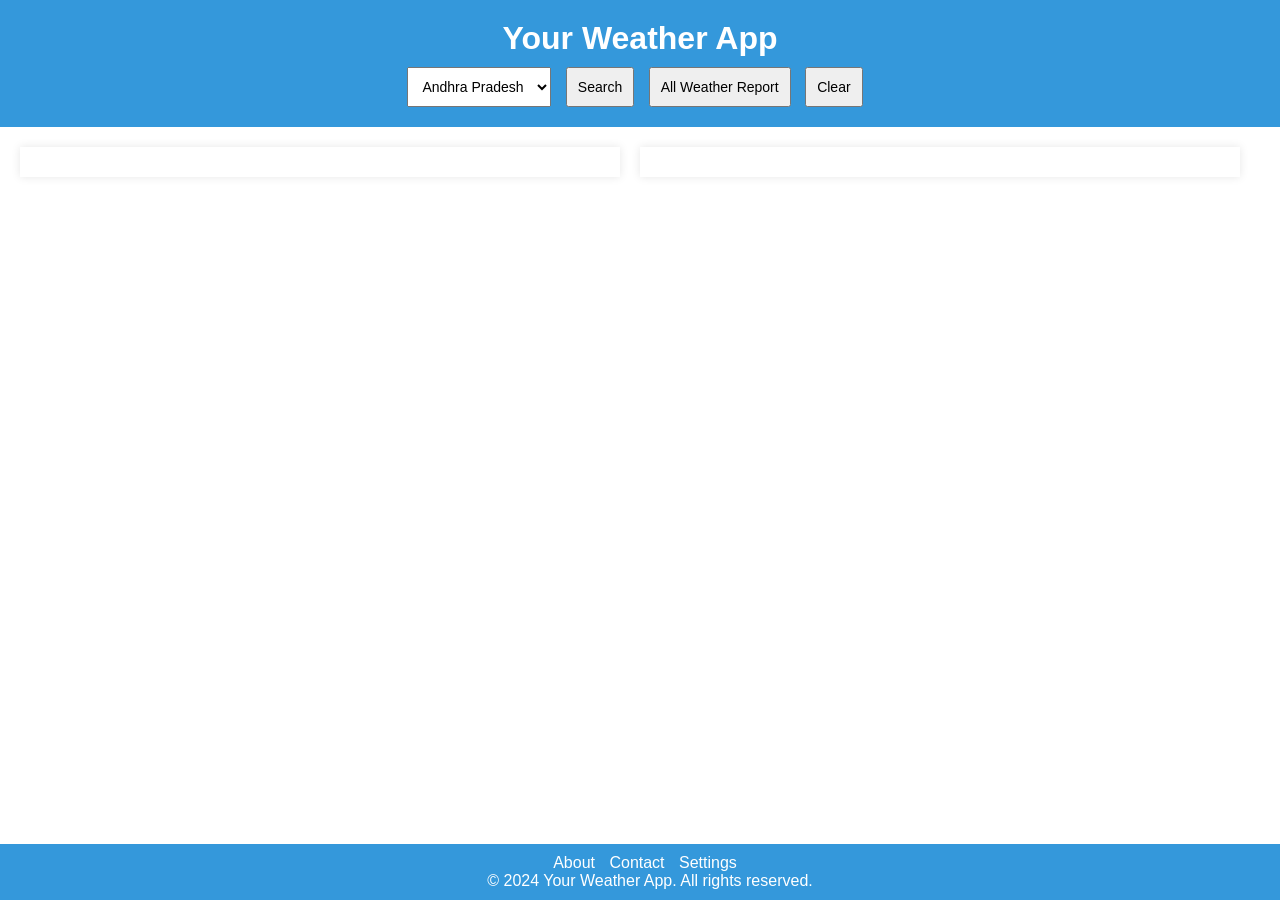
<file: day 10/index.html>
<!DOCTYPE html>
<html lang="en">

<head>
    <meta charset="UTF-8">
    <meta name="viewport" content="width=device-width, initial-scale=1.0">
    <title>Your Weather App</title>
    <link rel="stylesheet" href="styles.css">
</head>

<body>

    <!-- Header -->
    <header>
        <h1>Your Weather App</h1>
        <div>
            <!-- Use a dropdown for example states -->
            <select id="locationInput">
                <option value="andhra_pradesh">Andhra Pradesh</option>
                <option value="mumbai">Mumbai</option>
                <option value="delhi">Delhi</option>
                <option value="kerala">Kerala</option>
                <option value="hyderabad">Hyderabad</option>
            </select>
            <button onclick="searchWeather()">Search</button>
            <button onclick="showAllWeather()">All Weather Report</button>
            <button onclick="clearWeather()">Clear</button>
        </div>
    </header>

    <!-- Weather Display -->
    <section id="weatherDisplay" class="weather-box">
        <div id="currentWeatherInfo"></div>
        <div id="forecastInfo"></div>
    </section>

    <!-- Footer -->
    <footer>
        <ul>
            <li><a href="#">About</a></li>
            <li><a href="#">Contact</a></li>
            <li><a href="#">Settings</a></li>
        </ul>
        <div>
            <!-- Add social media links or sharing options -->
        </div>
        <p>&copy; 2024 Your Weather App. All rights reserved.</p>
    </footer>

    <!-- JavaScript -->
    <script>
        // Example data for all 5 states
        var exampleData = {
            "andhra_pradesh": {
                currentWeather: {
                    location: "Andhra Pradesh",
                    temperature: 28,
                    condition: "Sunny",
                    windSpeed: 5,
                    windDirection: "NE",
                    humidity: 60,
                    sunrise: "06:30 AM",
                    sunset: "06:00 PM",
                    uvIndex: 7,
                    windGusts: 8,
                    pressure: 1015,
                    visibility: 10,
                    dewPoint: 20,
                    cloudCover: 20,
                    precipitation: "None"
                },
                forecast: [
                    {
                        location: "Andhra Pradesh",
                        date: "2024-02-21",
                        highTemp: 30,
                        lowTemp: 20,
                        condition: "Clear"
                    },
                    {
                        location: "Andhra Pradesh",
                        date: "2024-02-22",
                        highTemp: 31,
                        lowTemp: 21,
                        condition: "Partly Cloudy"
                    },
                    // Add more forecast entries if needed
                ]
            },
            // Add data for other states...
        };

        function searchWeather() {
            var location = document.getElementById("locationInput").value;
            var apiUrl = "YOUR_WEATHER_API_ENDPOINT" + "?location=" + location;
            fetchWeather(apiUrl, location);
        }

        function showAllWeather() {
            var states = ["andhra_pradesh", "mumbai", "delhi", "kerala", "hyderabad"];

            states.forEach(state => {
                var apiUrl = "YOUR_WEATHER_API_ENDPOINT" + "?location=" + state;
                fetchWeather(apiUrl, state);
            });
        }

        function fetchWeather(apiUrl, locationName) {
            // Simulated example data, replace with actual API response
            var exampleData = {
                currentWeather: {
                    location: locationName,
                    temperature: getRandomTemperature(),
                    condition: "Sunny",
                    windSpeed: 5,
                    windDirection: "NE",
                    humidity: getRandomHumidity(),
                    sunrise: "06:30 AM",
                    sunset: "06:00 PM",
                    uvIndex: 7,
                    windGusts: 8,
                    pressure: 1015,
                    visibility: 10,
                    dewPoint: 5,
                    cloudCover: 20,
                    precipitation: "None"
                },
                forecast: [
                    {
                        location: locationName,
                        date: "2024-02-21",
                        highTemp: getRandomTemperature(),
                        lowTemp: getRandomTemperature() - 5,
                        condition: "Clear"
                    },
                    {
                        location: locationName,
                        date: "2024-02-22",
                        highTemp: getRandomTemperature(),
                        lowTemp: getRandomTemperature() - 5,
                        condition: "Partly Cloudy"
                    },
                    // Add more forecast entries if needed
                ]
            };

            // Update the display using the example data
            updateCurrentWeather(exampleData.currentWeather);
            updateForecast(exampleData.forecast);
        }

        function updateCurrentWeather(currentWeather) {
            var currentWeatherInfo = document.getElementById("currentWeatherInfo");
            currentWeatherInfo.innerHTML = "";
            currentWeatherInfo.innerHTML += `
                <div>
                    <h3>${currentWeather.location}</h3>
                    <p>Temperature: ${currentWeather.temperature}&deg;C</p>
                    <p>Condition: ${currentWeather.condition}</p>
                    <p>Wind: ${currentWeather.windSpeed} m/s, ${currentWeather.windDirection}</p>
                    <p>Humidity: ${currentWeather.humidity}%</p>
                    <p>Sunrise: ${currentWeather.sunrise}</p>
                    <p>Sunset: ${currentWeather.sunset}</p>
                    <p>UV Index: ${currentWeather.uvIndex}</p>
                    <p>Wind Gusts: ${currentWeather.windGusts} m/s</p>
                    <p>Pressure: ${currentWeather.pressure} hPa</p>
                    <p>Visibility: ${currentWeather.visibility} km</p>
                    <p>Dew Point: ${currentWeather.dewPoint}&deg;C</p>
                    <p>Cloud Cover: ${currentWeather.cloudCover}%</p>
                    <p>Precipitation: ${currentWeather.precipitation}</p>
                </div>
            `;
        }

        function updateForecast(forecast) {
            var forecastInfo = document.getElementById("forecastInfo");
            forecastInfo.innerHTML = "";
            forecastInfo.innerHTML += `
                <div>
                    <h3>${forecast[0].location} Forecast</h3>
                    <p>Today's Date: ${forecast[0].date}</p>
                    <p>High: ${forecast[0].highTemp}&deg;C, Low: ${forecast[0].lowTemp}&deg;C</p>
                    <p>Condition: ${forecast[0].condition}</p>
                </div>
                <div>
                    <h3>${forecast[1].location} Forecast</h3>
                    <p>Tomorrow's Date: ${forecast[1].date}</p>
                    <p>High: ${forecast[1].highTemp}&deg;C, Low: ${forecast[1].lowTemp}&deg;C</p>
                    <p>Condition: ${forecast[1].condition}</p>
                </div>
            `;
        }

        function clearWeather() {
            document.getElementById("currentWeatherInfo").innerHTML = "";
            document.getElementById("forecastInfo").innerHTML = "";
        }

        // Helper function to generate random temperature for demonstration
        function getRandomTemperature() {
            return Math.floor(Math.random() * (30 - 10 + 1)) + 10;
        }

        // Helper function to generate random humidity for demonstration
        function getRandomHumidity() {
            return Math.floor(Math.random() * (80 - 40 + 1)) + 40;
        }
    </script>

</body>

</html>
</file>
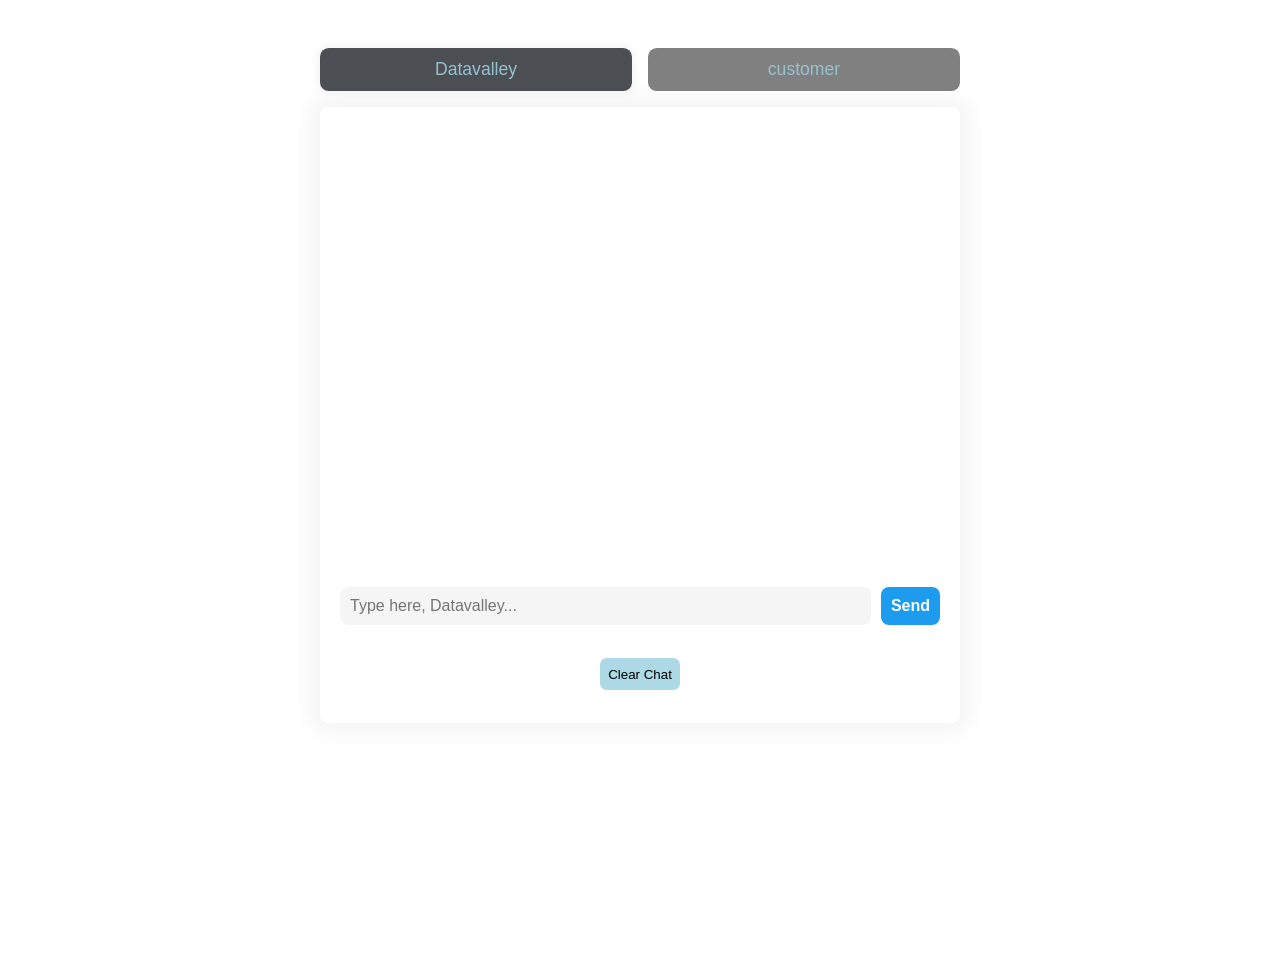
<file: day 12/index.html>
<!DOCTYPE html>
<html lang="en">
  <head>
    <meta charset="UTF-8" />
    <meta name="viewport" content="width=device-width, initial-scale=1.0" />
    <title>Chat App</title>
    <link rel="stylesheet" href="styling.css" />
  </head>
  <body>
    <!-- Person selector: this contains buttons for the user to select whether to chat as Datavalley or customer -->
    <div class="person-selector">
      <button class="button person-selector-button active-person" id="Datavalley-selector">Datavalley</button>
      <button class="button person-selector-button" id="customer-selector">customer</button>
    </div>
    <div class="chat-container">
      <h2 class="chat-header">Datavalley chatting...</h2>

      <div class="chat-messages" id="chatMessages">
        <!-- Chat messages will be dynamically added here -->
      </div>

      <form class="chat-input-form" id="chatInputForm">
        <input type="text" class="chat-input" required placeholder="Type here, Datavalley..." id="chatInput" />
        <button type="submit" class="button send-button">Send</button>
      </form>
      <button class="button clear-chat-button" id="clearChatBtn">Clear Chat</button>
    </div>

    <script src="app.js"></script>
  </body>
</html>
</file>
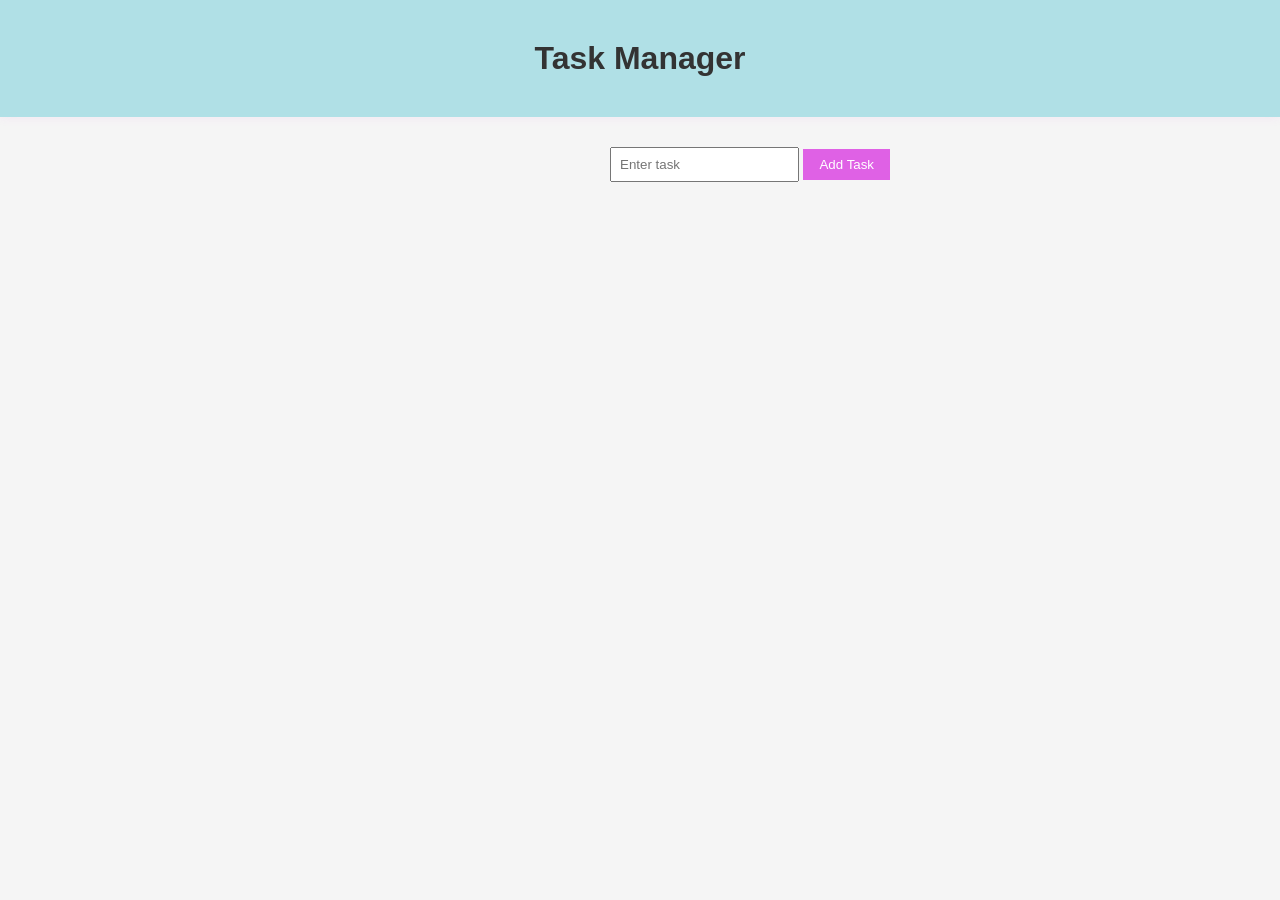
<file: day 2/index.html>
<!DOCTYPE html>
<html lang="en">
<head>
    <meta charset="UTF-8">
    <meta name="viewport" content="width=device-width, initial-scale=1.0">
    <link rel="stylesheet" href="style.css">
    <title>Your Task Manager</title>
</head>
<body >
    <div class="task-manager">
        <header>
            <h1>Task Manager</h1>
        </header></div>
        <div>
        <section class="task-section">
            <form id="task-form" align="center" >
                <div class="example">
                <input type="text" id="task-input" placeholder="Enter task">
                <button type="button" onclick="addTask()">Add Task</button>
            </form>
            <ul id="task-list"></ul>
        </section>
    </div>
    <script>
        function addTask() {
            // Get the input value
            var taskInput = document.getElementById('task-input');
            var taskValue = taskInput.value.trim();

            // Check if the input is not empty
            if (taskValue !== '') {
                // Create a new list item and append it to the task list
                var listItem = document.createElement('li');
                listItem.innerHTML = taskValue + ' <button onclick="removeTask(this)">Remove</button>';
                document.getElementById('task-list').appendChild(listItem);

                // Clear the input field
                taskInput.value = '';
            }
        }

        function removeTask(button) {
            // Get the parent <li> element of the button
            var listItem = button.parentNode;

            // Remove the <li> element from the task list
            listItem.parentNode.removeChild(listItem);
        }
    </script>
</body>
</html>
</file>
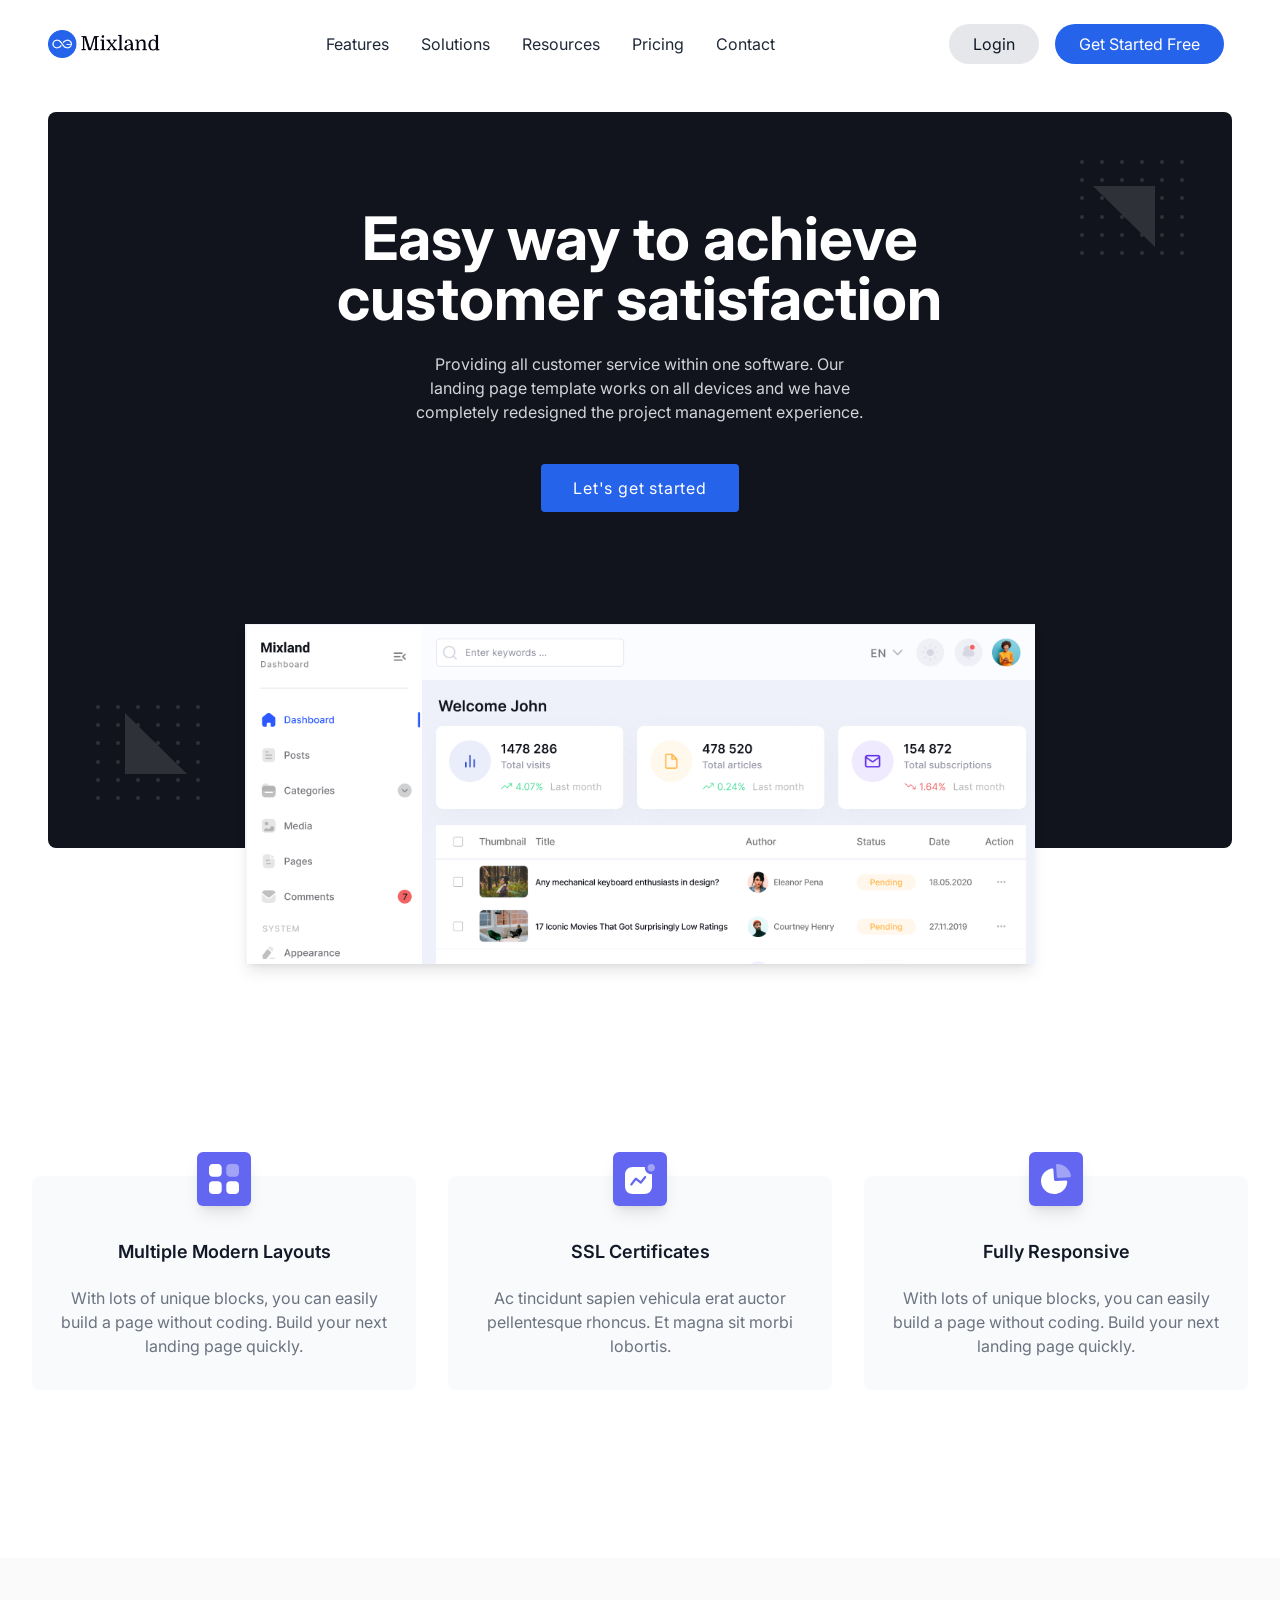
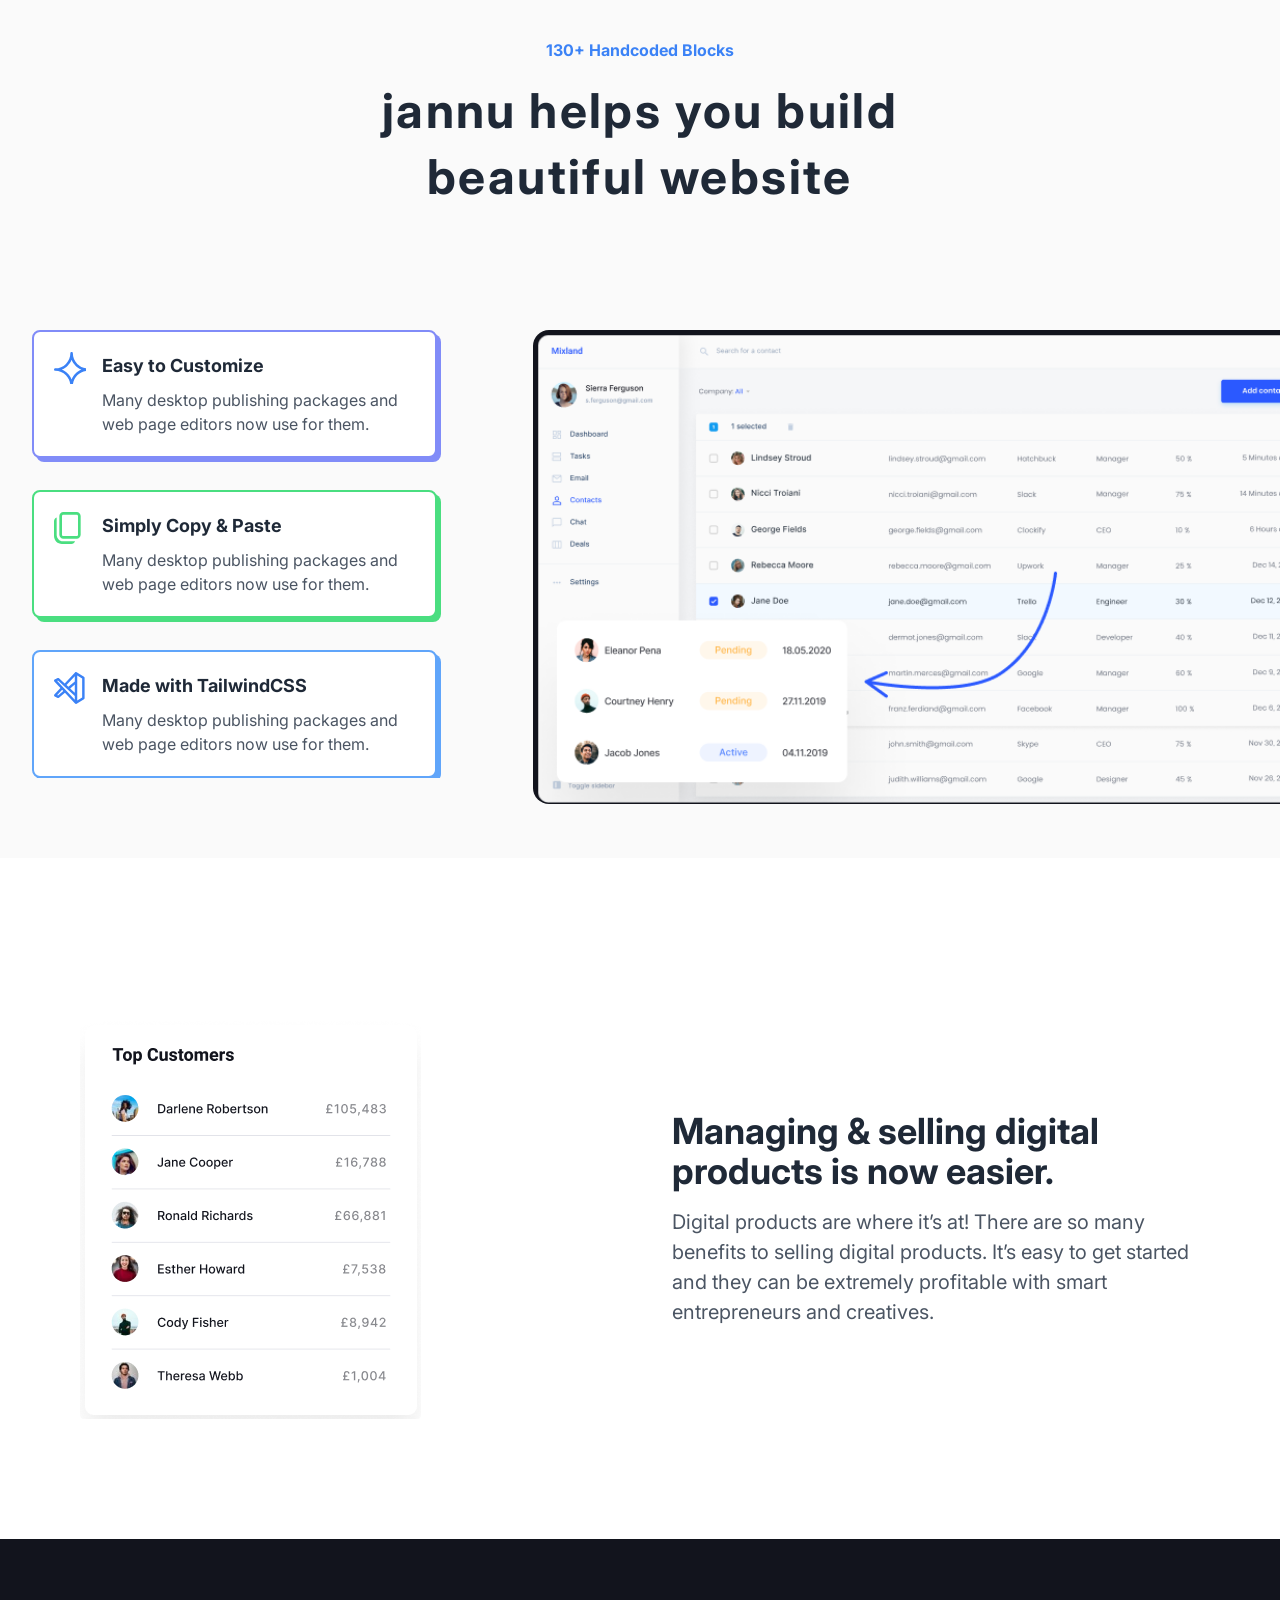
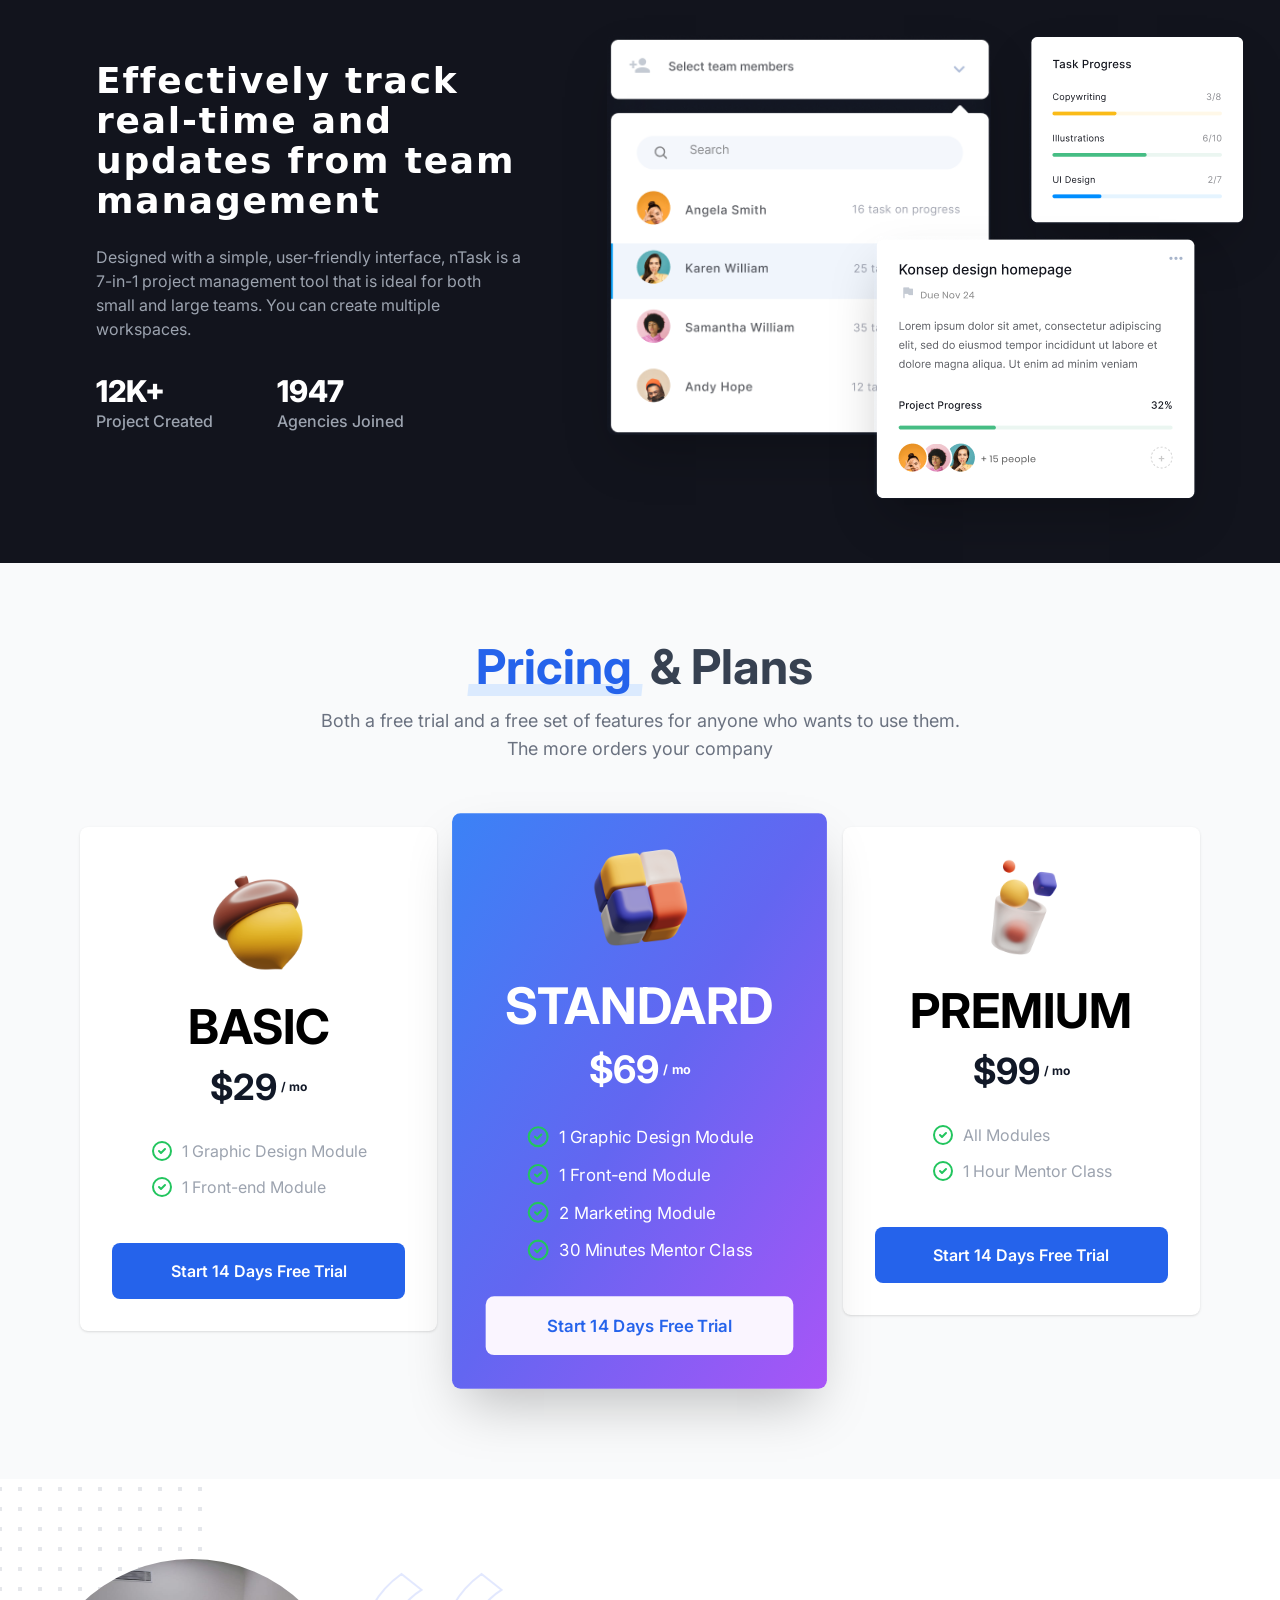
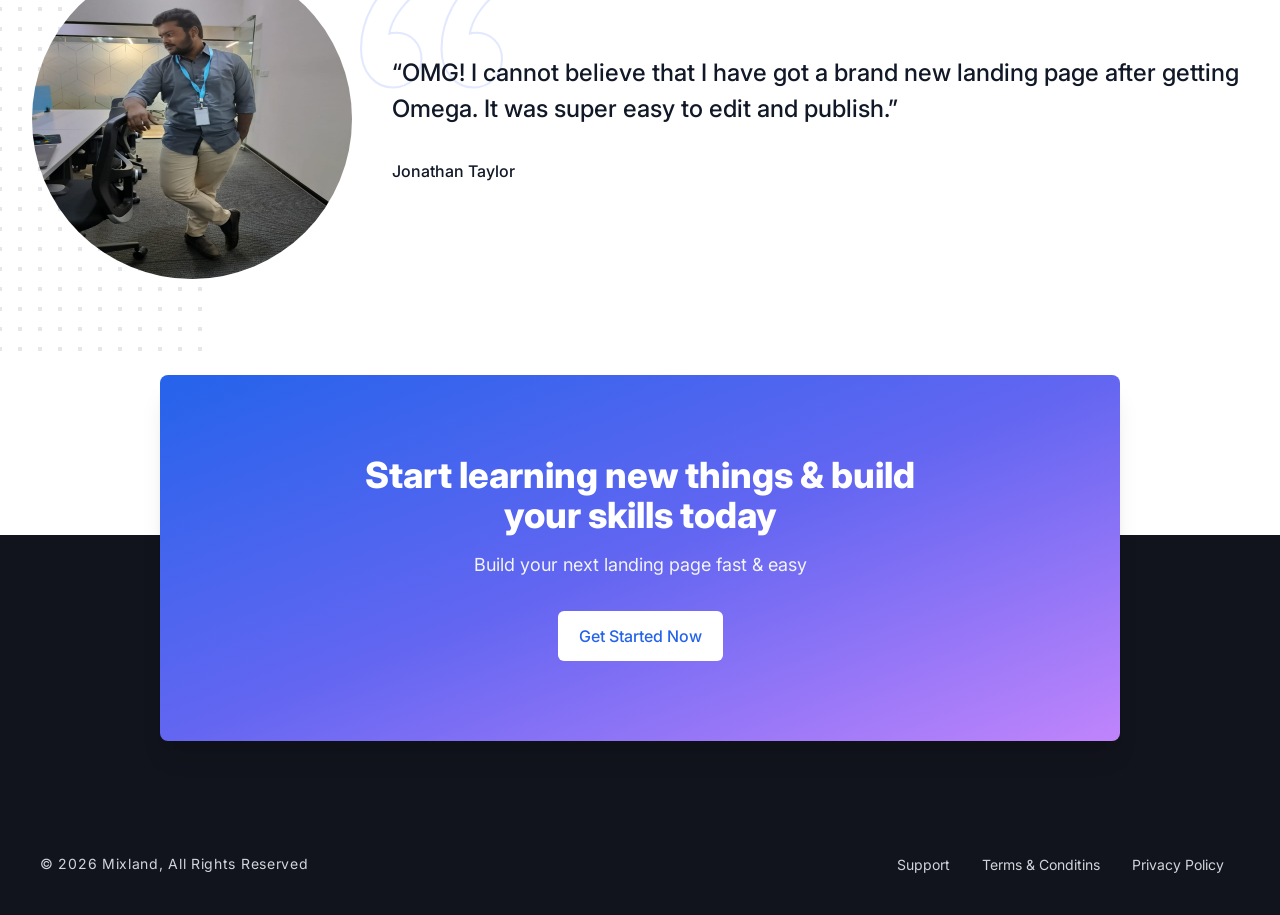
<file: day 22/index.html>
<!DOCTYPE html>
<html lang="en">

<head>
    <meta charset="UTF-8">
    <meta http-equiv="X-UA-Compatible" content="IE=edge">
    <meta name="viewport" content="width=device-width, initial-scale=1.0">
    <meta name="description" content="CRM software">
    <link rel="shortcut icon" href="images/favicon.png" type="image/x-icon" />
    <link rel="stylesheet" href="style.css" />
    <title>Jannu</title>
</head>

<body>
    <header
        class="w-full fixed top-0 left-0 z-50 bg-white transition duration-200 ease-in px-6 md:px-4 lg:px-12 py-6 lg:py-4">
        <nav class="container mx-auto flex items-center justify-between">
            <!-- Logo -->
            <div class="flex items-center w-28 h-12">
                <a href="index.html">
                    <img src="logo.png" alt="logo" />
                </a>
            </div>
            <div>
                <div onclick="toggleMenu(true)"
                    class="block lg:hidden text-gray-500 hover:text-gray-700 focus:text-gray-700 focus:outline-none">
                    <svg xmlns="https://www.w3.org/2000/svg" class="h-8 w-8" viewBox="0 0 24 24" stroke-width="1.5"
                        stroke="currentColor" fill="none" stroke-linecap="round" stroke-linejoin="round">
                        <path stroke="none" d="M0 0h24v24H0z" />
                        <line x1="4" y1="6" x2="20" y2="6" />
                        <line x1="4" y1="12" x2="20" y2="12" />
                        <line x1="4" y1="18" x2="20" y2="18" />
                    </svg>
                </div>
                <div id="menu" class="lg:block hidden">
                    <div onclick="toggleMenu(false)"
                        class="block lg:hidden text-gray-500 hover:text-gray-700 focus:text-gray-700 fixed focus:outline-none z-30 top-0 pt-4">
                        <svg aria-haspopup="true" aria-label="Main Menu" xmlns="https://www.w3.org/2000/svg"
                            class="h-8 w-8" viewBox="0 0 24 24" stroke-width="1.5" stroke="currentColor" fill="none"
                            stroke-linecap="round" stroke-linejoin="round">
                            <path stroke="none" d="M0 0h24v24H0z" />
                            <line x1="18" y1="6" x2="6" y2="18" />
                            <line x1="6" y1="6" x2="18" y2="18" />
                        </svg>
                    </div>
                    <ul
                        class="flex flex-col lg:flex-row justify-center items-center text-lg lg:text-base fixed lg:relative top-0 bottom-0 left-0 right-0 z-20 space-y-4 lg:space-y-0 lg:space-x-8 bg-white lg:bg-transparent">
                        <li class="flex items-center">
                            <a onclick="toggleMenu(false)" class="text-gray-800 hover:text-gray-500"
                                href="#features">Features</a>
                        </li>
                        <li class="flex items-center">
                            <a onclick="toggleMenu(false)" class="text-gray-800 hover:text-gray-600"
                                href="#solutions">Solutions</a>
                        </li>
                        <li class="flex items-center">
                            <a onclick="toggleMenu(false)" class="text-gray-800 hover:text-gray-600"
                                href="#resources">Resources</a>
                        </li>
                        <li class="flex items-center">
                            <a onclick="toggleMenu(false)" class="text-gray-800 hover:text-gray-600"
                                href="#pricing">Pricing</a>
                        </li>
                        <li class="flex items-center">
                            <a onclick="toggleMenu(false)" class="text-gray-800 hover:text-gray-600"
                                href="contact.html">Contact</a>
                        </li>
                        <li class="flex flex-col lg:hidden mt-6">
                            <a href="login.html"
                                class="focus:ring-2 focus:ring-offset-2 focus:ring-indigo-500 focus:outline-none mx-2 my-2 bg-gray-200 transition duration-150 ease-in-out hover:bg-gray-300 rounded-3xl text-gray-900 px-4 py-1 text-sm inline-flex items-center justify-center">
                                Login
                            </a>
                            <a href="sign-up.html"
                                class="focus:ring-2 focus:ring-offset-2 focus:ring-indigo-500 outline-none mx-2 my-2 bg-blue-600 transition duration-150 ease-in-out hover:bg-gray-300 rounded-3xl text-white hover:text-blue-600 px-4 py-1 text-sm leading-6 inline-flex items-center justify-center">
                                Get Started Free
                            </a>
                        </li>
                    </ul>
                </div>
            </div>
            <div class="hidden lg:flex">
                <a href="login.html"
                    class="focus:ring-2 focus:ring-offset-2 focus:ring-indigo-500 focus:outline-none mx-2 my-2 bg-gray-200 transition duration-150 ease-in-out hover:bg-gray-300 rounded-3xl text-gray-900 md:px-4 lg:px-6 py-2 text-sm lg:text-base leading-6 inline-flex items-center justify-center">Login</a>
                <a href="sign-up.html"
                    class="focus:ring-2 focus:ring-offset-2 focus:ring-indigo-500 outline-none mx-2 my-2 bg-blue-600 transition duration-150 ease-in-out hover:bg-gray-300 rounded-3xl text-white hover:text-blue-600 md:px-2 lg:px-6 py-2 text-sm lg:text-base leading-6 inline-flex items-center justify-center">Get
                    Started Free</a>
            </div>
        </nav>
    </header>

    <!-- Hero section -->
    <section class="w-full px-6 md:px-4 lg:px-12 mt-28">
        <div
            class="mt-8 relative rounded-lg bg-[#12141d] container mx-auto flex flex-col items-center pt-12 sm:pt-24 pb-24 sm:pb-32 md:pb-48 lg:pb-56 xl:pb-64">
            <svg class="mr-2 lg:mr-12 mt-2 lg:mt-12 absolute right-0 top-0" width="104px" height="95px"
                viewBox="0 0 104 95" version="1.1" xmlns="http://www.w3.org/2000/svg"
                xmlns:xlink="http://www.w3.org/1999/xlink">
                <g id="Work-in-Progress-1" stroke="none" stroke-width="1" fill="none" fill-rule="evenodd"
                    opacity="0.122837612">
                    <g transform="translate(-1139.000000, -175.000000)" fill="#FFFFFF">
                        <g id="group-5" transform="translate(1139.000000, 175.000000)">
                            <path
                                d="M1.99948119,4 C0.897535668,4 0,3.10246433 0,1.99948119 C0,0.896498054 0.897535668,0 1.99948119,0 C3.10350195,0 4,0.896498054 4,1.99948119 C4,3.10246433 3.10350195,4 1.99948119,4"
                                id="fill-46"></path>
                            <path
                                d="M22,4 C20.8973029,4 20,3.10246433 20,1.99948119 C20,0.896498054 20.8973029,0 22,0 C23.1037344,0 24,0.896498054 24,1.99948119 C24,3.10246433 23.1037344,4 22,4"
                                id="fill-47"></path>
                            <path
                                d="M42,4 C40.8962656,4 40,3.10246433 40,1.99948119 C40,0.896498054 40.8962656,0 42,0 C43.1016598,0 44,0.896498054 44,1.99948119 C44,3.10246433 43.1016598,4 42,4"
                                id="fill-48"></path>
                            <path
                                d="M62.0005188,4 C60.8964981,4 60,3.10246433 60,1.99948119 C60,0.896498054 60.8964981,0 62.0005188,0 C63.1024643,0 64,0.896498054 64,1.99948119 C64,3.10246433 63.1024643,4 62.0005188,4"
                                id="fill-49"></path>
                            <path
                                d="M81.9984436,4 C80.8964981,4 80,3.10246433 80,1.99948119 C80,0.896498054 80.8964981,0 81.9984436,0 C83.1024643,0 84,0.896498054 84,1.99948119 C84,3.10246433 83.1024643,4 81.9984436,4"
                                id="fill-50"></path>
                            <path
                                d="M102,4 C100.89834,4 100,3.10246433 100,1.99948119 C100,0.896498054 100.89834,0 102,0 C103.103734,0 104,0.896498054 104,1.99948119 C104,3.10246433 103.103734,4 102,4"
                                id="fill-51"></path>
                            <path
                                d="M1.99948119,22 C0.897535668,22 0,21.1024643 0,19.9994812 C0,18.8964981 0.897535668,18 1.99948119,18 C3.10350195,18 4,18.8964981 4,19.9994812 C4,21.1024643 3.10350195,22 1.99948119,22"
                                id="fill-52"></path>
                            <path
                                d="M22,22 C20.8973029,22 20,21.1024643 20,19.9994812 C20,18.8964981 20.8973029,18 22,18 C23.1037344,18 24,18.8964981 24,19.9994812 C24,21.1024643 23.1037344,22 22,22"
                                id="fill-53"></path>
                            <path
                                d="M42,22 C40.8962656,22 40,21.1024643 40,19.9994812 C40,18.8964981 40.8962656,18 42,18 C43.1016598,18 44,18.8964981 44,19.9994812 C44,21.1024643 43.1016598,22 42,22"
                                id="Fill-54"></path>
                            <path
                                d="M62.0005188,22 C60.8964981,22 60,21.1024643 60,19.9994812 C60,18.8964981 60.8964981,18 62.0005188,18 C63.1024643,18 64,18.8964981 64,19.9994812 C64,21.1024643 63.1024643,22 62.0005188,22"
                                id="Fill-55"></path>
                            <path
                                d="M81.9984436,22 C80.8964981,22 80,21.1024643 80,19.9994812 C80,18.8964981 80.8964981,18 81.9984436,18 C83.1024643,18 84,18.8964981 84,19.9994812 C84,21.1024643 83.1024643,22 81.9984436,22"
                                id="Fill-56"></path>
                            <path
                                d="M102,22 C100.89834,22 100,21.1024643 100,19.9994812 C100,18.8964981 100.89834,18 102,18 C103.103734,18 104,18.8964981 104,19.9994812 C104,21.1024643 103.103734,22 102,22"
                                id="Fill-57"></path>
                            <path
                                d="M1.99948119,40 C0.897535668,40 0,39.1026971 0,38 C0,36.8973029 0.897535668,36 1.99948119,36 C3.10350195,36 4,36.8973029 4,38 C4,39.1026971 3.10350195,40 1.99948119,40"
                                id="Fill-58"></path>
                            <path
                                d="M22,40 C20.8973029,40 20,39.1026971 20,38 C20,36.8973029 20.8973029,36 22,36 C23.1037344,36 24,36.8973029 24,38 C24,39.1026971 23.1037344,40 22,40"
                                id="Fill-59"></path>
                            <path
                                d="M42,40 C40.8962656,40 40,39.1026971 40,38 C40,36.8973029 40.8962656,36 42,36 C43.1016598,36 44,36.8973029 44,38 C44,39.1026971 43.1016598,40 42,40"
                                id="Fill-60"></path>
                            <path
                                d="M62.0005188,40 C60.8964981,40 60,39.1026971 60,38 C60,36.8973029 60.8964981,36 62.0005188,36 C63.1024643,36 64,36.8973029 64,38 C64,39.1026971 63.1024643,40 62.0005188,40"
                                id="Fill-61"></path>
                            <path
                                d="M81.9984436,40 C80.8964981,40 80,39.1026971 80,38 C80,36.8973029 80.8964981,36 81.9984436,36 C83.1024643,36 84,36.8973029 84,38 C84,39.1026971 83.1024643,40 81.9984436,40"
                                id="Fill-62"></path>
                            <path
                                d="M102,40 C100.89834,40 100,39.1026971 100,38 C100,36.8973029 100.89834,36 102,36 C103.103734,36 104,36.8973029 104,38 C104,39.1026971 103.103734,40 102,40"
                                id="Fill-63"></path>
                            <path
                                d="M1.99948119,59 C0.897535668,59 0,58.1026971 0,57 C0,55.8973029 0.897535668,55 1.99948119,55 C3.10350195,55 4,55.8973029 4,57 C4,58.1026971 3.10350195,59 1.99948119,59"
                                id="Fill-64"></path>
                            <path
                                d="M22,59 C20.8973029,59 20,58.1026971 20,57 C20,55.8973029 20.8973029,55 22,55 C23.1037344,55 24,55.8973029 24,57 C24,58.1026971 23.1037344,59 22,59"
                                id="Fill-65"></path>
                            <path
                                d="M42,59 C40.8962656,59 40,58.1026971 40,57 C40,55.8973029 40.8962656,55 42,55 C43.1016598,55 44,55.8973029 44,57 C44,58.1026971 43.1016598,59 42,59"
                                id="Fill-66"></path>
                            <path
                                d="M62.0005188,59 C60.8964981,59 60,58.1026971 60,57 C60,55.8973029 60.8964981,55 62.0005188,55 C63.1024643,55 64,55.8973029 64,57 C64,58.1026971 63.1024643,59 62.0005188,59"
                                id="Fill-67"></path>
                            <path
                                d="M81.9984436,59 C80.8964981,59 80,58.1026971 80,57 C80,55.8973029 80.8964981,55 81.9984436,55 C83.1024643,55 84,55.8973029 84,57 C84,58.1026971 83.1024643,59 81.9984436,59"
                                id="Fill-68"></path>
                            <path
                                d="M102,59 C100.89834,59 100,58.1026971 100,57 C100,55.8973029 100.89834,55 102,55 C103.103734,55 104,55.8973029 104,57 C104,58.1026971 103.103734,59 102,59"
                                id="Fill-69"></path>
                            <path
                                d="M1.99948119,77 C0.897535668,77 0,76.1026971 0,75 C0,73.8973029 0.897535668,73 1.99948119,73 C3.10350195,73 4,73.8973029 4,75 C4,76.1026971 3.10350195,77 1.99948119,77"
                                id="Fill-70"></path>
                            <path
                                d="M22,77 C20.8973029,77 20,76.1026971 20,75 C20,73.8973029 20.8973029,73 22,73 C23.1037344,73 24,73.8973029 24,75 C24,76.1026971 23.1037344,77 22,77"
                                id="Fill-71"></path>
                            <path
                                d="M42,77 C40.8962656,77 40,76.1026971 40,75 C40,73.8973029 40.8962656,73 42,73 C43.1016598,73 44,73.8973029 44,75 C44,76.1026971 43.1016598,77 42,77"
                                id="Fill-72"></path>
                            <path
                                d="M62.0005188,77 C60.8964981,77 60,76.1026971 60,75 C60,73.8973029 60.8964981,73 62.0005188,73 C63.1024643,73 64,73.8973029 64,75 C64,76.1026971 63.1024643,77 62.0005188,77"
                                id="Fill-73"></path>
                            <path
                                d="M81.9984436,77 C80.8964981,77 80,76.1026971 80,75 C80,73.8973029 80.8964981,73 81.9984436,73 C83.1024643,73 84,73.8973029 84,75 C84,76.1026971 83.1024643,77 81.9984436,77"
                                id="Fill-74"></path>
                            <path
                                d="M102,77 C100.89834,77 100,76.1026971 100,75 C100,73.8973029 100.89834,73 102,73 C103.103734,73 104,73.8973029 104,75 C104,76.1026971 103.103734,77 102,77"
                                id="Fill-75"></path>
                            <path
                                d="M1.99948119,95 C0.897535668,95 0,94.1024643 0,92.9994812 C0,91.8964981 0.897535668,91 1.99948119,91 C3.10350195,91 4,91.8964981 4,92.9994812 C4,94.1024643 3.10350195,95 1.99948119,95"
                                id="Fill-76"></path>
                            <path
                                d="M22,95 C20.8973029,95 20,94.1024643 20,92.9994812 C20,91.8964981 20.8973029,91 22,91 C23.1037344,91 24,91.8964981 24,92.9994812 C24,94.1024643 23.1037344,95 22,95"
                                id="Fill-77"></path>
                            <path
                                d="M42,95 C40.8962656,95 40,94.1024643 40,92.9994812 C40,91.8964981 40.8962656,91 42,91 C43.1016598,91 44,91.8964981 44,92.9994812 C44,94.1024643 43.1016598,95 42,95"
                                id="Fill-78"></path>
                            <path
                                d="M62.0005188,95 C60.8964981,95 60,94.1024643 60,92.9994812 C60,91.8964981 60.8964981,91 62.0005188,91 C63.1024643,91 64,91.8964981 64,92.9994812 C64,94.1024643 63.1024643,95 62.0005188,95"
                                id="Fill-79"></path>
                            <path
                                d="M81.9984436,95 C80.8964981,95 80,94.1024643 80,92.9994812 C80,91.8964981 80.8964981,91 81.9984436,91 C83.1024643,91 84,91.8964981 84,92.9994812 C84,94.1024643 83.1024643,95 81.9984436,95"
                                id="Fill-80"></path>
                            <path
                                d="M102,95 C100.89834,95 100,94.1024643 100,92.9994812 C100,91.8964981 100.89834,91 102,91 C103.103734,91 104,91.8964981 104,92.9994812 C104,94.1024643 103.103734,95 102,95"
                                id="Fill-81"></path>
                            <polyline id="Fill-82" points="75 87 13 26 75 26 75 87"></polyline>
                        </g>
                    </g>
                </g>
            </svg>
            <svg class="ml-2 lg:ml-12 mb-2 lg:mb-12 absolute bottom-0 left-0" width="104px" height="95px"
                viewBox="0 0 104 95" version="1.1" xmlns="http://www.w3.org/2000/svg"
                xmlns:xlink="http://www.w3.org/1999/xlink">
                <g id="Work-in-Progress-2" stroke="none" stroke-width="1" fill="none" fill-rule="evenodd"
                    opacity="0.122837612">
                    <g transform="translate(-206.000000, -596.000000)" fill="#FFFFFF">
                        <g id="group-6"
                            transform="translate(258.000000, 643.500000) scale(-1, -1) translate(-258.000000, -643.500000) translate(206.000000, 596.000000)">
                            <path
                                d="M1.99948119,4 C0.897535668,4 0,3.10246433 0,1.99948119 C0,0.896498054 0.897535668,0 1.99948119,0 C3.10350195,0 4,0.896498054 4,1.99948119 C4,3.10246433 3.10350195,4 1.99948119,4">
                            </path>
                            <path
                                d="M22,4 C20.8973029,4 20,3.10246433 20,1.99948119 C20,0.896498054 20.8973029,0 22,0 C23.1037344,0 24,0.896498054 24,1.99948119 C24,3.10246433 23.1037344,4 22,4">
                            </path>
                            <path
                                d="M42,4 C40.8962656,4 40,3.10246433 40,1.99948119 C40,0.896498054 40.8962656,0 42,0 C43.1016598,0 44,0.896498054 44,1.99948119 C44,3.10246433 43.1016598,4 42,4">
                            </path>
                            <path
                                d="M62.0005188,4 C60.8964981,4 60,3.10246433 60,1.99948119 C60,0.896498054 60.8964981,0 62.0005188,0 C63.1024643,0 64,0.896498054 64,1.99948119 C64,3.10246433 63.1024643,4 62.0005188,4">
                            </path>
                            <path
                                d="M81.9984436,4 C80.8964981,4 80,3.10246433 80,1.99948119 C80,0.896498054 80.8964981,0 81.9984436,0 C83.1024643,0 84,0.896498054 84,1.99948119 C84,3.10246433 83.1024643,4 81.9984436,4">
                            </path>
                            <path
                                d="M102,4 C100.89834,4 100,3.10246433 100,1.99948119 C100,0.896498054 100.89834,0 102,0 C103.103734,0 104,0.896498054 104,1.99948119 C104,3.10246433 103.103734,4 102,4">
                            </path>
                            <path
                                d="M1.99948119,22 C0.897535668,22 0,21.1024643 0,19.9994812 C0,18.8964981 0.897535668,18 1.99948119,18 C3.10350195,18 4,18.8964981 4,19.9994812 C4,21.1024643 3.10350195,22 1.99948119,22">
                            </path>
                            <path
                                d="M22,22 C20.8973029,22 20,21.1024643 20,19.9994812 C20,18.8964981 20.8973029,18 22,18 C23.1037344,18 24,18.8964981 24,19.9994812 C24,21.1024643 23.1037344,22 22,22">
                            </path>
                            <path
                                d="M42,22 C40.8962656,22 40,21.1024643 40,19.9994812 C40,18.8964981 40.8962656,18 42,18 C43.1016598,18 44,18.8964981 44,19.9994812 C44,21.1024643 43.1016598,22 42,22">
                            </path>
                            <path
                                d="M62.0005188,22 C60.8964981,22 60,21.1024643 60,19.9994812 C60,18.8964981 60.8964981,18 62.0005188,18 C63.1024643,18 64,18.8964981 64,19.9994812 C64,21.1024643 63.1024643,22 62.0005188,22">
                            </path>
                            <path
                                d="M81.9984436,22 C80.8964981,22 80,21.1024643 80,19.9994812 C80,18.8964981 80.8964981,18 81.9984436,18 C83.1024643,18 84,18.8964981 84,19.9994812 C84,21.1024643 83.1024643,22 81.9984436,22">
                            </path>
                            <path
                                d="M102,22 C100.89834,22 100,21.1024643 100,19.9994812 C100,18.8964981 100.89834,18 102,18 C103.103734,18 104,18.8964981 104,19.9994812 C104,21.1024643 103.103734,22 102,22">
                            </path>
                            <path
                                d="M1.99948119,40 C0.897535668,40 0,39.1026971 0,38 C0,36.8973029 0.897535668,36 1.99948119,36 C3.10350195,36 4,36.8973029 4,38 C4,39.1026971 3.10350195,40 1.99948119,40">
                            </path>
                            <path
                                d="M22,40 C20.8973029,40 20,39.1026971 20,38 C20,36.8973029 20.8973029,36 22,36 C23.1037344,36 24,36.8973029 24,38 C24,39.1026971 23.1037344,40 22,40">
                            </path>
                            <path
                                d="M42,40 C40.8962656,40 40,39.1026971 40,38 C40,36.8973029 40.8962656,36 42,36 C43.1016598,36 44,36.8973029 44,38 C44,39.1026971 43.1016598,40 42,40">
                            </path>
                            <path
                                d="M62.0005188,40 C60.8964981,40 60,39.1026971 60,38 C60,36.8973029 60.8964981,36 62.0005188,36 C63.1024643,36 64,36.8973029 64,38 C64,39.1026971 63.1024643,40 62.0005188,40">
                            </path>
                            <path
                                d="M81.9984436,40 C80.8964981,40 80,39.1026971 80,38 C80,36.8973029 80.8964981,36 81.9984436,36 C83.1024643,36 84,36.8973029 84,38 C84,39.1026971 83.1024643,40 81.9984436,40">
                            </path>
                            <path
                                d="M102,40 C100.89834,40 100,39.1026971 100,38 C100,36.8973029 100.89834,36 102,36 C103.103734,36 104,36.8973029 104,38 C104,39.1026971 103.103734,40 102,40">
                            </path>
                            <path
                                d="M1.99948119,59 C0.897535668,59 0,58.1026971 0,57 C0,55.8973029 0.897535668,55 1.99948119,55 C3.10350195,55 4,55.8973029 4,57 C4,58.1026971 3.10350195,59 1.99948119,59">
                            </path>
                            <path
                                d="M22,59 C20.8973029,59 20,58.1026971 20,57 C20,55.8973029 20.8973029,55 22,55 C23.1037344,55 24,55.8973029 24,57 C24,58.1026971 23.1037344,59 22,59">
                            </path>
                            <path
                                d="M42,59 C40.8962656,59 40,58.1026971 40,57 C40,55.8973029 40.8962656,55 42,55 C43.1016598,55 44,55.8973029 44,57 C44,58.1026971 43.1016598,59 42,59">
                            </path>
                            <path
                                d="M62.0005188,59 C60.8964981,59 60,58.1026971 60,57 C60,55.8973029 60.8964981,55 62.0005188,55 C63.1024643,55 64,55.8973029 64,57 C64,58.1026971 63.1024643,59 62.0005188,59">
                            </path>
                            <path
                                d="M81.9984436,59 C80.8964981,59 80,58.1026971 80,57 C80,55.8973029 80.8964981,55 81.9984436,55 C83.1024643,55 84,55.8973029 84,57 C84,58.1026971 83.1024643,59 81.9984436,59">
                            </path>
                            <path
                                d="M102,59 C100.89834,59 100,58.1026971 100,57 C100,55.8973029 100.89834,55 102,55 C103.103734,55 104,55.8973029 104,57 C104,58.1026971 103.103734,59 102,59">
                            </path>
                            <path
                                d="M1.99948119,77 C0.897535668,77 0,76.1026971 0,75 C0,73.8973029 0.897535668,73 1.99948119,73 C3.10350195,73 4,73.8973029 4,75 C4,76.1026971 3.10350195,77 1.99948119,77">
                            </path>
                            <path
                                d="M22,77 C20.8973029,77 20,76.1026971 20,75 C20,73.8973029 20.8973029,73 22,73 C23.1037344,73 24,73.8973029 24,75 C24,76.1026971 23.1037344,77 22,77">
                            </path>
                            <path
                                d="M42,77 C40.8962656,77 40,76.1026971 40,75 C40,73.8973029 40.8962656,73 42,73 C43.1016598,73 44,73.8973029 44,75 C44,76.1026971 43.1016598,77 42,77">
                            </path>
                            <path
                                d="M62.0005188,77 C60.8964981,77 60,76.1026971 60,75 C60,73.8973029 60.8964981,73 62.0005188,73 C63.1024643,73 64,73.8973029 64,75 C64,76.1026971 63.1024643,77 62.0005188,77">
                            </path>
                            <path
                                d="M81.9984436,77 C80.8964981,77 80,76.1026971 80,75 C80,73.8973029 80.8964981,73 81.9984436,73 C83.1024643,73 84,73.8973029 84,75 C84,76.1026971 83.1024643,77 81.9984436,77">
                            </path>
                            <path
                                d="M102,77 C100.89834,77 100,76.1026971 100,75 C100,73.8973029 100.89834,73 102,73 C103.103734,73 104,73.8973029 104,75 C104,76.1026971 103.103734,77 102,77">
                            </path>
                            <path
                                d="M1.99948119,95 C0.897535668,95 0,94.1024643 0,92.9994812 C0,91.8964981 0.897535668,91 1.99948119,91 C3.10350195,91 4,91.8964981 4,92.9994812 C4,94.1024643 3.10350195,95 1.99948119,95">
                            </path>
                            <path
                                d="M22,95 C20.8973029,95 20,94.1024643 20,92.9994812 C20,91.8964981 20.8973029,91 22,91 C23.1037344,91 24,91.8964981 24,92.9994812 C24,94.1024643 23.1037344,95 22,95">
                            </path>
                            <path
                                d="M42,95 C40.8962656,95 40,94.1024643 40,92.9994812 C40,91.8964981 40.8962656,91 42,91 C43.1016598,91 44,91.8964981 44,92.9994812 C44,94.1024643 43.1016598,95 42,95">
                            </path>
                            <path
                                d="M62.0005188,95 C60.8964981,95 60,94.1024643 60,92.9994812 C60,91.8964981 60.8964981,91 62.0005188,91 C63.1024643,91 64,91.8964981 64,92.9994812 C64,94.1024643 63.1024643,95 62.0005188,95">
                            </path>
                            <path
                                d="M81.9984436,95 C80.8964981,95 80,94.1024643 80,92.9994812 C80,91.8964981 80.8964981,91 81.9984436,91 C83.1024643,91 84,91.8964981 84,92.9994812 C84,94.1024643 83.1024643,95 81.9984436,95">
                            </path>
                            <path
                                d="M102,95 C100.89834,95 100,94.1024643 100,92.9994812 C100,91.8964981 100.89834,91 102,91 C103.103734,91 104,91.8964981 104,92.9994812 C104,94.1024643 103.103734,95 102,95">
                            </path>
                            <polyline points=" 75 87 13 26 75 26 75 87">
                            </polyline>
                        </g>
                    </g>
                </g>
            </svg>
            <div class="w-11/12 sm:w-2/3 mb-5 sm:mb-10 flex flex-col items-center justify-center gap-y-6">
                <h1
                    class="text-2xl sm:text-3xl md:text-4xl lg:text-5xl xl:text-6xl text-center text-white font-bold leading-tight w-full lg:w-[85%]">
                    Easy way to achieve customer satisfaction
                </h1>
                <p class="text-gray-300 w-full lg:w-[59%] text-center mx-auto my-2 md:my-0">
                    Providing all customer service within one software. Our landing page template works on all
                    devices and we have completely redesigned the project management experience.
                </p>
            </div>
            <div class="flex justify-center items-center mb-6 sm:mb-20">
                <a href="sign-up.html"
                    class="hover:text-white hover:bg-gray-600 bg-blue-600 transition duration-150 ease-in-out outline-none rounded text-white px-4 sm:px-8 py-1 sm:py-3 text-base tracking-wider inline-flex items-center justify-center">Let's
                    get started</a>
            </div>
        </div>
        <div class="container mx-auto flex justify-center md:-mt-56 -mt-20 sm:-mt-40 relative z-10">
            <div class="relative sm:w-2/3 w-11/12 shadow-sky-200">
                <img src="hero-bg.png" alt="hero image" class="absolute shadow-lg" />
            </div>
        </div>
    </section>

    <!-- Features section -->
    <section id="features" class="relative mt-40 md:mt-56 lg:mt-80 xl:mt-[25rem] py-16 sm:py-24 lg:py-32">
        <div class="mx-auto max-w-md px-4 text-center sm:max-w-3xl sm:px-6 lg:max-w-7xl lg:px-8">
            <div class="grid grid-cols-1 gap-8 sm:grid-cols-2 lg:grid-cols-3">
                <div class="pt-6">
                    <div class="flow-root rounded-lg bg-gray-50 px-6 pb-8">
                        <div class="-mt-6">
                            <div>
                                <span
                                    class="inline-flex items-center justify-center rounded-md bg-indigo-500 p-3 shadow-lg">
                                    <svg xmlns="http://www.w3.org/2000/svg" width="30" height="30" viewBox="0 0 40 40"
                                        fill="none">
                                        <path opacity="0.4"
                                            d="M28.1493 0H34.9212C37.7258 0 39.9983 2.2917 39.9983 5.11993V11.949C39.9983 14.7773 37.7258 17.069 34.9212 17.069H28.1493C25.3448 17.069 23.0723 14.7773 23.0723 11.949V5.11993C23.0723 2.2917 25.3448 0 28.1493 0Z"
                                            fill="#fff" />
                                        <path
                                            d="M11.849 22.931C14.6535 22.931 16.926 25.2227 16.926 28.051V34.8801C16.926 37.7064 14.6535 40 11.849 40H5.07705C2.27251 40 0 37.7064 0 34.8801V28.051C0 25.2227 2.27251 22.931 5.07705 22.931H11.849ZM34.923 22.931C37.7275 22.931 40 25.2227 40 28.051V34.8801C40 37.7064 37.7275 40 34.923 40H28.151C25.3465 40 23.074 37.7064 23.074 34.8801V28.051C23.074 25.2227 25.3465 22.931 28.151 22.931H34.923ZM11.849 0C14.6535 0 16.926 2.2917 16.926 5.11993V11.949C16.926 14.7773 14.6535 17.069 11.849 17.069H5.07705C2.27251 17.069 0 14.7773 0 11.949V5.11993C0 2.2917 2.27251 0 5.07705 0H11.849Z"
                                            fill="#fff" />
                                    </svg>
                                </span>
                            </div>
                            <h3 class="mt-8 text-lg font-semibold tracking-wise text-gray-900">
                                Multiple Modern Layouts
                            </h3>
                            <p class="mt-5 text-base text-gray-500">
                                With lots of unique blocks, you can easily build a page without coding. Build your next
                                landing page quickly.
                            </p>
                        </div>
                    </div>
                </div>
                <div class="pt-6">
                    <div class="flow-root rounded-lg bg-gray-50 px-6 pb-8">
                        <div class="-mt-6">
                            <div>
                                <span
                                    class="inline-flex items-center justify-center rounded-md bg-indigo-500 p-3 shadow-lg">
                                    <svg xmlns="http://www.w3.org/2000/svg" width="30" height="30" viewBox="0 0 40 40"
                                        fill="none">
                                        <path
                                            d="M26.6263 4C26.5317 4.48601 26.4846 4.98003 26.4856 5.47512C26.4856 9.91711 30.0918 13.518 34.5403 13.518C35.0301 13.5156 35.5187 13.4686 36 13.3776V29.3229C36 36.0312 32.043 40 25.3249 40H10.6927C3.95701 40 0 36.0312 0 29.3229V14.7122C0 8.0039 3.95701 4 10.6927 4H26.6263ZM26.868 15.9885L26.6333 16.0032C26.2422 16.0594 25.8907 16.2716 25.659 16.5912L20.8403 22.7902L15.3532 18.4702C15.0399 18.2262 14.6414 18.1184 14.2476 18.1713C13.8538 18.2242 13.498 18.4332 13.2604 18.7512L7.35125 26.3727C7.14354 26.6316 7.03172 26.9541 7.03469 27.2859L7.03988 27.5066C7.09716 28.0866 7.49497 28.5877 8.06475 28.7676C8.70576 28.97 9.40275 28.7146 9.76062 28.1463L14.7025 21.7541L20.1895 26.0566C20.5016 26.3082 20.9028 26.4223 21.3008 26.3726C21.6988 26.3229 22.0595 26.1137 22.3 25.7932L28.0156 18.4176V18.3824C28.5049 17.7249 28.3801 16.7978 27.7342 16.2927C27.4216 16.0514 27.0244 15.9469 26.6333 16.0032L26.868 15.9885Z"
                                            fill="#fff" />
                                        <path opacity="0.4"
                                            d="M35 10C37.7614 10 40 7.76142 40 5C40 2.23858 37.7614 0 35 0C32.2386 0 30 2.23858 30 5C30 7.76142 32.2386 10 35 10Z"
                                            fill="#fff" />
                                    </svg>
                                </span>
                            </div>
                            <h3 class="mt-8 text-lg font-semibold tracking-wise text-gray-900">
                                SSL Certificates
                            </h3>
                            <p class="mt-5 text-base text-gray-500">
                                Ac tincidunt sapien vehicula erat auctor
                                pellentesque rhoncus. Et magna sit morbi lobortis.
                            </p>
                        </div>
                    </div>
                </div>

                <div class="pt-6">
                    <div class="flow-root rounded-lg bg-gray-50 px-6 pb-8">
                        <div class="-mt-6">
                            <div>
                                <span
                                    class="inline-flex items-center justify-center rounded-md bg-indigo-500 p-3 shadow-lg">
                                    <svg xmlns="http://www.w3.org/2000/svg" width="30" height="30" viewBox="0 0 40 40"
                                        fill="none">
                                        <path
                                            d="M16.3057 7.1107C16.4075 7.31803 16.4748 7.54007 16.5049 7.76833L17.0618 16.0482L17.3382 20.2099C17.3411 20.6379 17.4082 21.0631 17.5375 21.4719C17.8714 22.2649 18.6745 22.7689 19.5483 22.7338L32.863 21.8629C33.4395 21.8534 33.9963 22.069 34.4108 22.4623C34.7562 22.7901 34.9792 23.2189 35.0494 23.6801L35.073 23.9602C34.522 31.5897 28.9186 37.9532 21.3049 39.5959C13.6912 41.2386 5.88378 37.7685 2.12144 31.0697C1.03678 29.1235 0.359304 26.9843 0.128765 24.7778C0.0324575 24.1246 -0.00994912 23.4648 0.00195847 22.8049C-0.00993199 14.6252 5.81499 7.55356 13.9688 5.84877C14.9502 5.69596 15.9122 6.21548 16.3057 7.1107Z"
                                            fill="#fff" />
                                        <path opacity="0.4"
                                            d="M21.7392 0.00163839C30.859 0.233655 38.5239 6.79164 39.9993 15.6247L39.9852 15.6899L39.945 15.7847L39.9506 16.0449C39.9297 16.3896 39.7966 16.7212 39.5673 16.9891C39.3284 17.2682 39.002 17.4582 38.6425 17.532L38.4233 17.5621L23.0616 18.5574C22.5506 18.6078 22.0419 18.443 21.6619 18.1041C21.3452 17.8216 21.1428 17.4403 21.0856 17.0295L20.0545 1.69014C20.0365 1.63827 20.0365 1.58204 20.0545 1.53018C20.0686 1.10735 20.2547 0.707686 20.5712 0.420464C20.8878 0.133241 21.3085 -0.0176009 21.7392 0.00163839Z"
                                            fill="#fff" />
                                    </svg>
                                </span>
                            </div>
                            <h3 class="mt-8 text-lg font-semibold tracking-wise text-gray-900">
                                Fully Responsive
                            </h3>
                            <p class="mt-5 text-base text-gray-500">
                                With lots of unique blocks, you can easily build a
                                page without coding. Build your next landing page quickly.
                            </p>
                        </div>
                    </div>
                </div>
            </div>
        </div>
    </section>
    <!-- Features section -->

    <!-- First content section -->
    <section
        class="box-border relative w-full leading-6 text-gray-700 bg-[#fafafa] border-0 border-gray-200 border-solid overflow-hidden my-10 py-14 md:py-16 lg:py-20">
        <div
            class="box-border flex flex-col items-center px-8 mx-auto leading-6 border-solid max-w-7xl xl:px-16 md:justify-center pb-8 lg:pb-20">
            <div class="relative pb-10 text-center w-full">
                <h5 class="w-full mx-auto mt-0 mb-4 font-bold text-center text-blue-500 border-0 border-gray-200">
                    130+ Handcoded Blocks
                </h5>
                <h2
                    class="w-full lg:max-w-xl m-0 text-3xl font-bold leading-tight xl:leading-snug tracking-wider text-gray-800 sm:text-4xl md:text-5xl mx-auto">
                   jannu helps you
                    build beautiful website
                </h2>
            </div>
        </div>
        <div class="flex mx-auto max-w-md px-4 text-center sm:max-w-3xl sm:px-6 lg:max-w-7xl lg:px-8 overflow-hidden">
            <div class="w-full lg:w-1/3">
                <!-- Content block -->
                <div class="flex flex-col w-full h-full gap-y-4 md:gap-y-8 items-center justify-center">
                    <div class="w-full mb-10 sm:mb-0">
                        <div class="relative h-full">
                            <span class="absolute top-0 left-0 w-full h-full mt-1 ml-1 bg-indigo-400 rounded-lg"></span>
                            <div
                                class="relative h-full p-5 bg-white border-2 border-indigo-400 rounded-lg flex items-start">
                                <div class="flex items-center">
                                    <svg xmlns="http://www.w3.org/2000/svg" class="w-8 h-8 text-blue-500 fill-current"
                                        viewBox="0 0 20 20">
                                        <path
                                            d="M21.2143 10.2143C18.7145 10.2114 16.318 9.21716 14.5504 7.44957C12.7828 5.68199 11.7886 3.28545 11.7857 0.785714C11.7857 0.57733 11.7029 0.37748 11.5556 0.23013C11.4082 0.0827803 11.2084 0 11 0C10.7916 0 10.5918 0.0827803 10.4444 0.23013C10.2971 0.37748 10.2143 0.57733 10.2143 0.785714C10.2114 3.28545 9.21716 5.68199 7.44957 7.44957C5.68199 9.21716 3.28545 10.2114 0.785714 10.2143C0.57733 10.2143 0.37748 10.2971 0.23013 10.4444C0.0827803 10.5918 0 10.7916 0 11C0 11.2084 0.0827803 11.4082 0.23013 11.5556C0.37748 11.7029 0.57733 11.7857 0.785714 11.7857C3.28545 11.7886 5.68199 12.7828 7.44957 14.5504C9.21716 16.318 10.2114 18.7145 10.2143 21.2143C10.2143 21.4227 10.2971 21.6225 10.4444 21.7699C10.5918 21.9172 10.7916 22 11 22C11.2084 22 11.4082 21.9172 11.5556 21.7699C11.7029 21.6225 11.7857 21.4227 11.7857 21.2143C11.7886 18.7145 12.7828 16.318 14.5504 14.5504C16.318 12.7828 18.7145 11.7886 21.2143 11.7857C21.4227 11.7857 21.6225 11.7029 21.7699 11.5556C21.9172 11.4082 22 11.2084 22 11C22 10.7916 21.9172 10.5918 21.7699 10.4444C21.6225 10.2971 21.4227 10.2143 21.2143 10.2143ZM11 17.1551C10.4444 15.7657 9.6123 14.5038 8.55425 13.4457C7.49621 12.3877 6.23426 11.5556 4.84495 11C6.23426 10.4444 7.49621 9.6123 8.55425 8.55425C9.6123 7.49621 10.4444 6.23426 11 4.84495C11.5556 6.23426 12.3877 7.49621 13.4457 8.55425C14.5038 9.6123 15.7657 10.4444 17.1551 11C15.7657 11.5556 14.5038 12.3877 13.4457 13.4457C12.3877 14.5038 11.5556 15.7657 11 17.1551Z" />
                                    </svg>
                                </div>
                                <div class="flex flex-col items-start pl-4">
                                    <h3 class="mb-2 text-lg font-bold text-gray-800">
                                        Easy to Customize
                                    </h3>
                                    <p class="text-gray-600 text-left">
                                        Many desktop publishing packages and web page editors now use for them.
                                    </p>
                                </div>
                            </div>
                        </div>
                    </div>
                    <div class="w-full mb-10 sm:mb-0">
                        <div class="relative h-full">
                            <span class="absolute top-0 left-0 w-full h-full mt-1 ml-1 bg-green-400 rounded-lg"></span>
                            <div
                                class="relative h-full p-5 bg-white border-2 border-green-400 rounded-lg flex items-start">
                                <div class="flex items-center">
                                    <svg xmlns="http://www.w3.org/2000/svg" class="w-8 h-8 text-green-400 fill-current"
                                        viewBox="0 0 20 20">
                                        <path
                                            d="M1.66715 3.47542L1.66667 14.1667C1.66667 16.3758 3.38589 18.1834 5.55937 18.3245L5.83333 18.3333L13.1907 18.3345C12.8471 19.3049 11.9214 20 10.8333 20H5C2.23858 20 0 17.7614 0 15V5.83333C0 4.74464 0.695905 3.81848 1.66715 3.47542ZM14.1667 0C15.5474 0 16.6667 1.11929 16.6667 2.5V14.1667C16.6667 15.5474 15.5474 16.6667 14.1667 16.6667H5.83333C4.45262 16.6667 3.33333 15.5474 3.33333 14.1667V2.5C3.33333 1.11929 4.45262 0 5.83333 0H14.1667ZM14.1667 1.66667H5.83333C5.3731 1.66667 5 2.03976 5 2.5V14.1667C5 14.6269 5.3731 15 5.83333 15H14.1667C14.6269 15 15 14.6269 15 14.1667V2.5C15 2.03976 14.6269 1.66667 14.1667 1.66667Z" />
                                    </svg>
                                </div>
                                <div class="flex flex-col items-start pl-4">
                                    <h3 class="mb-2 text-lg font-bold text-gray-800">
                                        Simply Copy & Paste
                                    </h3>
                                    <p class="text-gray-600 text-left">
                                        Many desktop publishing packages and web page editors now use for them.
                                    </p>
                                </div>
                            </div>
                        </div>
                    </div>
                    <div class="w-full ">
                        <div class="relative h-full">
                            <span class="absolute top-0 left-0 w-full h-full mt-1 ml-1 bg-blue-400 rounded-lg"></span>
                            <div
                                class="relative h-full p-5 bg-white border-2 border-blue-400 rounded-lg flex items-start">
                                <div class="flex items-center">
                                    <svg xmlns="http://www.w3.org/2000/svg" class="w-8 h-8 text-blue-500 fill-current"
                                        viewBox="0 0 20 20">
                                        <path
                                            d="M18.753 2.90145L14.1549 0.142633C14.1343 0.130372 14.1113 0.124241 14.089 0.114279C13.7848 -0.0681098 13.3917 -0.0351572 13.1395 0.234594L6.68774 7.14774L3.13193 3.88773C2.89743 3.67316 2.55411 3.62641 2.27133 3.76742L0.423689 4.69085C0.206815 4.79891 0.0543134 5.00199 0.0121648 5.24032C-0.0299838 5.47865 0.0412857 5.72235 0.206049 5.8986L4.02931 9.99545L0.206049 14.0923C0.0412857 14.2686 -0.0307502 14.513 0.0121648 14.7506C0.0550798 14.9881 0.207581 15.192 0.423689 15.3L2.27133 16.2243C2.38015 16.2787 2.4974 16.3047 2.61388 16.3047C2.78938 16.3047 2.9641 16.2442 3.10511 16.1269L6.84408 13.011L13.1395 19.7563C13.2905 19.918 13.4951 20 13.6997 20C13.84 20 13.9749 19.9487 14.0982 19.872C14.1166 19.8628 14.1366 19.859 14.1542 19.8483L18.7522 17.0894C18.9829 16.9515 19.1247 16.7017 19.1247 16.4327V3.5582C19.1247 3.28922 18.9829 3.03939 18.753 2.90145ZM2.50813 14.6287L2.0261 14.3881L5.0769 11.1189L5.79572 11.8891L2.50813 14.6287ZM12.9939 17.3538L2.0261 5.6028L2.48514 5.37366L12.9939 15.0073V17.3538ZM12.9939 12.9275L10.1133 10.2867L12.9939 7.88649V12.9275ZM12.9939 5.89094L8.97296 9.24137L7.81809 8.18229L12.9939 2.63707V5.89094ZM17.592 15.9982L14.5266 17.8374V2.15274L17.592 3.99195V15.9982Z" />
                                    </svg>
                                </div>
                                <div class="flex flex-col items-start pl-4">
                                    <h3 class="mb-2 text-lg font-bold text-gray-800">
                                        Made with TailwindCSS
                                    </h3>
                                    <p class="text-gray-600 text-left">
                                        Many desktop publishing packages and web page editors now use for them.
                                    </p>
                                </div>
                            </div>
                        </div>
                    </div>
                </div>
            </div>
            <!-- Content image -->
            <div class="hidden w-2/3 h-full lg:block">
                <div class="absolute w-full h-full max-w-4xl pl-24">
                    <div class="absolute top-0 left-0 w-full h-full mt-2 rounded-2xl"></div>
                    <div class="relative overflow-hidden rounded-2xl">
                        <img src="content_1_img.png" class="object-cover w-full h-full transform"
                            alt="content image">
                    </div>
                </div>
            </div>
        </div>
    </section>

    <!-- Second content section -->
    <section class="py-14 md:py-16 lg:py-20 mx-auto bg-white">
        <div
            class="flex flex-col md:flex-row mx-auto max-w-md px-4 sm:max-w-3xl sm:px-6 lg:max-w-7xl lg:px-8 overflow-hidden">
            <div class="w-full md:w-1/2 px-4 md:px-2 lg:px-12 py-10 flex items-center">
                <img class="rounded" src="content_2_img.png" alt="content image" />
            </div>
            <div class="flex flex-col justify-center w-full md:w-1/2 px-4 md:pr-12">
                <div class="pl-4">
                    <h3 class="text-xl xl:text-4xl font-bold lg:leading-tight text-gray-800">
                        Managing & selling digital products is now easier.
                    </h3>
                    <p class="text-base xl:text-xl text-gray-600 xl:leading-normal pt-4">
                        Digital products are where it’s at! There are so many benefits to selling digital products. It’s
                        easy to get started and they can be extremely profitable with smart entrepreneurs and creatives.
                    </p>
                </div>
            </div>
        </div>
    </section>

    <!-- Third content section -->
    <section class="pt-16 pb-20 sm:pt-24 sm:pb-32 bg-[#12141d]">
        <div class="items-center max-w-6xl px-12 mx-auto sm:px-20 md:px-5">
            <div class="flex flex-col lg:flex-row items-center gap-y-10 lg:gap-20 xl:gap-28">
                <div class="w-full px-3 lg:w-[45%]">
                    <div class="w-full max-w-md xl:max-w-xl">
                        <h2 class="mt-6 text-2xl sm:text-3xl font-bold text-white md:text-4xl tracking-wider font-sans">
                            Effectively track real-time and updates from team management
                        </h2>
                        <p class="mt-6 text-base text-gray-400">
                            Designed with a simple, user-friendly interface, nTask is a 7-in-1 project management tool
                            that is ideal for both small and large teams. You can create multiple workspaces.
                        </p>
                        <div class="mt-8 overflow-hidden">
                            <dl class="-mx-8 -mt-8 flex flex-wrap">
                                <div class="flex flex-col px-8 pt-8">
                                    <dt class="order-2 text-base font-medium text-gray-400">
                                        Project Created
                                    </dt>
                                    <dd class="order-1 text-2xl font-extrabold text-white sm:text-3xl">12K+</dd>
                                </div>
                                <div class="flex flex-col px-8 pt-8">
                                    <dt class="order-2 text-base font-medium text-gray-400">
                                        Agencies Joined
                                    </dt>
                                    <dd class="order-1 text-2xl font-extrabold text-white sm:text-3xl">1947</dd>
                                </div>
                            </dl>
                        </div>
                    </div>
                </div>
                <div class="relative w-full mb-12 lg:w-[55%] lg:mb-0">
                    <img class="absolute top-0 right-0 z-10 hidden mx-auto mt-0 rounded-lg shadow-2xl opacity-100 xl:-mr-12 sm:max-w-xs lg:max-w-sm lg:block"
                        src="task-progress.png" alt="task-progress">
                    <img class="relative z-0 w-full mx-auto mt-0 rounded-lg shadow-2xl sm:max-w-none lg:-ml-10 lg:max-w-sm"
                        src="assign-to.png" alt="assign-to">
                    <img class="absolute bottom-0 right-0 z-10 hidden mx-auto -mb-16 rounded-lg shadow-2xl xl:-ml-2 sm:max-w-xs lg:max-w-sm lg:block"
                        src="project-card.png" alt="project-card">
                </div>
            </div>
        </div>
    </section>

    <!-- Pricing section section -->
    <section id="pricing" class="py-20 bg-gray-50">
        <div class="max-w-6xl px-8 mx-auto lg:px-4">
            <div class="mb-16 text-center">
                <h2 class="max-w-lg mx-auto mb-4 text-3xl lg:text-4xl xl:text-5xl font-bold text-gray-700 font-heading">
                    <span></span>
                    <span class="relative pl-2 mr-2 text-blue-600">
                        <span class="relative z-10">Pricing</span>
                        <span class="absolute bottom-0 left-0 w-full h-3 transform -skew-x-6 bg-blue-100">

                        </span>
                    </span>
                    <span>&amp; Plans</span>
                </h2>
                <p class="max-w-2xl mx-auto text-lg text-gray-500">
                    Both a free trial and a free set of features for anyone who wants to use them. The more orders your
                    company
                </p>
            </div>
            <div class="flex flex-wrap -mx-3">
                <div class="w-full px-3 mb-6 md:w-1/2 lg:w-1/3">
                    <div class="px-8 pt-12 pb-8 text-center bg-white rounded-lg shadow">
                        <img class="h-24 mx-auto mb-8" src="basic.png" alt="basic image">
                        <h3 class="text-3xl md:text-4xl xl:text-5xl font-bold uppercase">basic</h3>
                        <span
                            class="flex items-center justify-center text-2xl md:text-3xl xl:text-4xl font-bold text-gray-900 mt-4 mb-8">$29<span
                                class="ml-1 text-xs">/ mo</span>
                        </span>
                        <div class="flex flex-col items-center mb-8">
                            <ul class="text-gray-400">
                                <li class="flex mb-3">
                                    <svg class="w-6 h-6 mr-2 text-green-500" xmlns="http://www.w3.org/2000/svg"
                                        fill="none" viewBox="0 0 24 24" stroke="currentColor">
                                        <path stroke-linecap="round" stroke-linejoin="round" stroke-width="2"
                                            d="M9 12l2 2 4-4m6 2a9 9 0 11-18 0 9 9 0 0118 0z"></path>
                                    </svg>
                                    <span>
                                        1 Graphic Design Module
                                    </span>
                                </li>
                                <li class="flex mb-3">
                                    <svg class="w-6 h-6 mr-2 text-green-500" xmlns="http://www.w3.org/2000/svg"
                                        fill="none" viewBox="0 0 24 24" stroke="currentColor">
                                        <path stroke-linecap="round" stroke-linejoin="round" stroke-width="2"
                                            d="M9 12l2 2 4-4m6 2a9 9 0 11-18 0 9 9 0 0118 0z"></path>
                                    </svg>
                                    <span>
                                        1 Front-end Module
                                    </span>
                                </li>
                            </ul>
                        </div>
                        <div>
                            <a href="#"
                                class="block px-6 py-5 mb-4 text-base font-semibold leading-none text-center text-white bg-blue-600 rounded-lg sm:mb-0 hover:bg-blue-700">Start
                                14 Days Free Trial</a>
                        </div>
                    </div>
                </div>
                <div class="w-full px-3 mb-6 md:w-1/2 lg:w-1/3">
                    <div
                        class="px-8 pt-8 pb-8 text-center text-white transform scale-100 rounded-lg shadow-2xl lg:scale-105 bg-gradient-to-br from-blue-500 via-indigo-500 to-purple-500">
                        <img class="h-24 mx-auto mb-8" src="standard.png" alt="standard image">
                        <h3 class="text-3xl md:text-4xl xl:text-5xl font-bold uppercase">standard</h3>
                        <span
                            class="flex items-center justify-center text-2xl md:text-3xl xl:text-4xl font-bold text-white mt-4 mb-8">$69<span
                                class="ml-1 text-xs">/ mo</span>
                        </span>
                        <div class="flex flex-col items-center mb-8">
                            <ul>
                                <li class="flex items-center mb-3">
                                    <svg class="w-6 h-6 mr-2 text-green-500" xmlns="http://www.w3.org/2000/svg"
                                        fill="none" viewBox="0 0 24 24" stroke="currentColor">
                                        <path stroke-linecap="round" stroke-linejoin="round" stroke-width="2"
                                            d="M9 12l2 2 4-4m6 2a9 9 0 11-18 0 9 9 0 0118 0z"></path>
                                    </svg>
                                    <span>1 Graphic Design Module</span>
                                </li>
                                <li class="flex items-center mb-3">
                                    <svg class="w-6 h-6 mr-2 text-green-500" xmlns="http://www.w3.org/2000/svg"
                                        fill="none" viewBox="0 0 24 24" stroke="currentColor">
                                        <path stroke-linecap="round" stroke-linejoin="round" stroke-width="2"
                                            d="M9 12l2 2 4-4m6 2a9 9 0 11-18 0 9 9 0 0118 0z"></path>
                                    </svg>
                                    <span>1 Front-end Module</span>
                                </li>
                                <li class="flex items-center mb-3">
                                    <svg class="w-6 h-6 mr-2 text-green-500" xmlns="http://www.w3.org/2000/svg"
                                        fill="none" viewBox="0 0 24 24" stroke="currentColor">
                                        <path stroke-linecap="round" stroke-linejoin="round" stroke-width="2"
                                            d="M9 12l2 2 4-4m6 2a9 9 0 11-18 0 9 9 0 0118 0z"></path>
                                    </svg>
                                    <span>2 Marketing Module</span>
                                </li>
                                <li class="flex items-center">
                                    <svg class="w-6 h-6 mr-2 text-green-500" xmlns="http://www.w3.org/2000/svg"
                                        fill="none" viewBox="0 0 24 24" stroke="currentColor">
                                        <path stroke-linecap="round" stroke-linejoin="round" stroke-width="2"
                                            d="M9 12l2 2 4-4m6 2a9 9 0 11-18 0 9 9 0 0118 0z"></path>
                                    </svg>
                                    <span>30 Minutes Mentor Class</span>
                                </li>
                            </ul>
                        </div>
                        <div>
                            <a href="#"
                                class="block px-6 py-5 mb-4 text-base font-semibold leading-none text-center text-blue-600 rounded-lg bg-purple-50 hover:bg-white sm:mb-0 hover:text-blue-700">Start
                                14 Days Free Trial</a>
                        </div>
                    </div>
                </div>
                <div class="w-full px-3 mb-6 lg:w-1/3">
                    <div class="px-8 pt-8 pb-8 text-center bg-white rounded-lg shadow">
                        <img class="h-24 mx-auto mb-8" src="premium.png" alt="premiumimage">
                        <h3 class="text-3xl md:text-4xl xl:text-5xl font-bold uppercase">premium</h3>
                        <span
                            class="flex items-center justify-center text-2xl md:text-3xl xl:text-4xl font-bold text-gray-900 mt-4 mb-8">$99<span
                                class="ml-1 text-xs">/ mo</span>
                        </span>
                        <div class="flex flex-col items-center mb-8">
                            <ul class="text-gray-400">
                                <li class="flex mb-3">
                                    <svg class="w-6 h-6 mr-2 text-green-500" xmlns="http://www.w3.org/2000/svg"
                                        fill="none" viewBox="0 0 24 24" stroke="currentColor">
                                        <path stroke-linecap="round" stroke-linejoin="round" stroke-width="2"
                                            d="M9 12l2 2 4-4m6 2a9 9 0 11-18 0 9 9 0 0118 0z"></path>
                                    </svg>
                                    <span>All Modules</span>
                                </li>
                                <li class="flex mb-3">
                                    <svg class="w-6 h-6 mr-2 text-green-500" xmlns="http://www.w3.org/2000/svg"
                                        fill="none" viewBox="0 0 24 24" stroke="currentColor">
                                        <path stroke-linecap="round" stroke-linejoin="round" stroke-width="2"
                                            d="M9 12l2 2 4-4m6 2a9 9 0 11-18 0 9 9 0 0118 0z"></path>
                                    </svg>
                                    <span>1 Hour Mentor Class</span>
                                </li>
                            </ul>
                        </div>
                        <div>
                            <a href="#"
                                class="block px-6 py-5 mb-4 text-base font-semibold leading-none text-center text-white bg-blue-600 rounded-lg sm:mb-0 hover:bg-blue-700">Start
                                14 Days Free Trial</a>
                        </div>
                    </div>
                </div>
            </div>
        </div>
    </section>

    <!-- Testimonials section -->
    <section class="bg-white overflow-hidden">
        <div class="relative max-w-7xl mx-auto pt-20 pb-12 px-4 sm:px-6 lg:px-8 lg:py-20">
            <svg class="absolute top-full left-0 transform translate-x-80 -translate-y-24 lg:hidden" width="784"
                height="404" fill="none" viewBox="0 0 784 404" aria-hidden="true">
                <defs>
                    <pattern id="e56e3f81-d9c1-4b83-a3ba-0d0ac8c32f32" x="0" y="0" width="20" height="20"
                        patternUnits="userSpaceOnUse">
                        <rect x="0" y="0" width="4" height="4" class="text-gray-200" fill="currentColor" />
                    </pattern>
                </defs>
                <rect width="784" height="404" fill="url(#e56e3f81-d9c1-4b83-a3ba-0d0ac8c32f32)" />
            </svg>
            <svg class="hidden lg:block absolute right-full top-1/2 transform translate-x-1/2 -translate-y-1/2"
                width="404" height="784" fill="none" viewBox="0 0 404 784" aria-hidden="true">
                <defs>
                    <pattern id="56409614-3d62-4985-9a10-7ca758a8f4f0" patternUnits="userSpaceOnUse" x="0" y="0"
                        width="20" height="20">
                        <rect x="0" y="0" width="4" height="4" class="text-gray-200" fill="currentColor" />
                    </pattern>
                </defs>
                <rect width="404" height="784" fill="url(#56409614-3d62-4985-9a10-7ca758a8f4f0)" />
            </svg>
            <div class="relative lg:flex lg:items-center">
                <div class="hidden lg:block lg:flex-shrink-0">
                    <img class="h-64 w-64 rounded-full xl:h-80 xl:w-80" src="testimonial.png"
                        alt="testimonial image">
                </div>
                <div class="relative lg:ml-10">
                    <svg class="absolute top-0 left-0 transform -translate-x-8 -translate-y-24 h-36 w-36 text-indigo-200 opacity-50"
                        stroke="currentColor" fill="none" viewBox="0 0 144 144" aria-hidden="true">
                        <path stroke-width="2"
                            d="M41.485 15C17.753 31.753 1 59.208 1 89.455c0 24.664 14.891 39.09 32.109 39.09 16.287 0 28.386-13.03 28.386-28.387 0-15.356-10.703-26.524-24.663-26.524-2.792 0-6.515.465-7.446.93 2.327-15.821 17.218-34.435 32.11-43.742L41.485 15zm80.04 0c-23.268 16.753-40.02 44.208-40.02 74.455 0 24.664 14.891 39.09 32.109 39.09 15.822 0 28.386-13.03 28.386-28.387 0-15.356-11.168-26.524-25.129-26.524-2.792 0-6.049.465-6.98.93 2.327-15.821 16.753-34.435 31.644-43.742L121.525 15z" />
                    </svg>
                    <blockquote class="relative">
                        <div class="text-2xl leading-9 font-medium text-gray-900">
                            <p>
                                “OMG! I cannot believe that I have got a brand new landing page after getting Omega. It
                                was super easy to edit and publish.”
                            </p>
                        </div>
                        <div class="mt-8">
                            <div class="flex">
                                <div class="flex-shrink-0 lg:hidden">
                                    <img class="h-12 w-12 rounded-full" src="testimonial.png"
                                        alt="testimonial image">
                                </div>
                                <div class="ml-4 lg:ml-0">
                                    <h2 class="text-base font-medium text-gray-900">Jonathan Taylor</h2>
                                </div>
                            </div>
                        </div>
                    </blockquote>
                </div>
            </div>
        </div>
    </section>

    <footer class="relative mt-44 pt-80 pb-10 bg-[#12141d]">
        <!-- CTA -->
        <div
            class="bg-gradient-to-br from-blue-600 via-indigo-500 to-purple-400 absolute -top-40 left-1/2 -translate-x-1/2 w-3/4 rounded-lg shadow-xl">
            <div class="max-w-2xl mx-auto text-center py-16 px-4 sm:py-20 sm:px-6 lg:px-8">
                <h2 class="text-2xl md:text-3xl lg:text-4xl font-extrabold text-white">
                    Start learning new things & build your skills today
                </h2>
                <p class="mt-4 text-base md:text-lg leading-6 text-gray-100">
                    Build your next landing page fast & easy
                </p>
                <a href="sign-up.html"
                    class="mt-8 w-full inline-flex items-center justify-center px-5 py-3 border border-transparent text-base font-medium rounded-md text-blue-600 bg-white hover:bg-indigo-50 sm:w-auto">
                    Get Started Now
                </a>
            </div>
        </div>

        <!-- Footer -->
        <div class="px-10 mx-auto max-w-7xl">
            <div class="flex flex-col justify-between text-center md:flex-row">
                <p id="footer-text" class="text-sm leading-tight text-gray-300 tracking-wider">
                </p>
                <ul class="flex flex-row justify-center mt-2 md:mt-0 text-xs md:text-sm">
                    <li>
                        <a href="#" class="px-2 md:px-4 text-gray-300 hover:text-white">Support</a>
                    </li>
                    <li>
                        <a href="#" class="px-2 md:px-4 text-gray-300 hover:text-white">Terms &amp; Conditins</a>
                    </li>
                    <li>
                        <a href="#" class="px-2 md:px-4 text-gray-300 hover:text-white">Privacy Policy</a>
                    </li>
                </ul>
            </div>
        </div>
    </footer>
    <script src="script.js"></script>
</body>

</html>
</file>
<file: day 10/styles.css>
/* Add your CSS styles here */
body {
    font-family: 'Arial', sans-serif;
    background-image: url('https://c8.alamy.com/comp/2RE20FR/three-dimensional-map-of-india-on-white-background-3d-illustration-2RE20FR.jpg');
    background-size: cover; /* Make the background image cover the entire screen */
    background-repeat: no-repeat;
    background-attachment: fixed; /* Fixed background image */
    color: #333;
    margin: 0;
}

header {
    background-color: #3498db;
    color: #fff;
    padding: 20px;
    text-align: center;
}

header h1 {
    margin: 0;
}

header div {
    margin-top: 10px;
}

select,
button {
    padding: 10px;
    font-size: 14px;
    margin-right: 10px;
}

section.weather-box {
    display: flex;
    justify-content: space-between;
    padding: 20px;
}

.weather-box>div {
    width: 48%;
    background-color: rgba(255, 255, 255, 0.8); /* Transparent white background */
    padding: 15px;
    box-shadow: 0 0 10px rgba(0, 0, 0, 0.1);
    margin-right: 20px; /* Add margin to separate left and right sections */
}

footer {
    background-color: #3498db;
    color: #fff;
    padding: 10px;
    text-align: center;
}

footer ul {
    list-style: none;
    padding: 0;
    margin: 0;
}

footer li {
    display: inline;
    margin-right: 10px;
}

footer a {
    color: #fff;
    text-decoration: none;
}

footer p {
    margin: 0;
}
footer {
    background-color: #3498db;
    padding: 10px;
    text-align: center;
    position: fixed;
    bottom: 0;
    width: 100%;
    color: white;}
</file>
<file: day 12/styling.css>
body {
    background: url('https://preview.redd.it/3jfjc53fsyb61.jpg?width=640&crop=smart&auto=webp&s=003f69df91a1d37712f562ef9541982da31a307a') center center fixed;
    background-size: cover;
    height: 100vh;
  }
  
  
  .button {
    border: none;
    padding: 0.625em;
    border-radius: 0.5em;
    cursor: pointer;
  }
  
  .button:hover {
    filter: brightness(0.9);
  }
  
  .button:active {
    transform: translateY(2px);
  }
  
  .person-selector {
    display: flex;
    justify-content: center;
    gap: 1em;
    margin: 3em auto 1em;
    max-width: 40em;
  }
  
  .person-selector-button {
    width: 100%;
    background-color: gray;
    color: #96c2d0;
    font-size: 1.1em;
  }
  
  .active-person {
    background: #4b4e52;
    box-shadow: 0 0 0.5em 0.1em #c3c3c333;
  }
  
  .chat-container {
    background: transparent;
    font-family: 'Roboto', sans-serif;
    border-radius: 0.5em;
    padding: 0.5em 1.25em;
    margin: auto;
    max-width: 37.5em;
    height: 37.5em;
    box-shadow: 0 0 1.25em 0.5em #c3c3c333;
  }
  
  .chat-header {
    margin-bottom: 1em;
    color: #fff;
  }
  
  .chat-header h2 {
    font-size: 1.25em;
    font-weight: bold;
  }
  
  .chat-messages {
    height: 23em;
    overflow-y: scroll;
  }
  
  .chat-messages::-webkit-scrollbar {
    display: none;
  }
  
  .message {
    padding: 0.625em;
    border-radius: 1em;
    margin-bottom: 0.625em;
    display: flex;
    flex-direction: column;
    color: rgb(253, 253, 255);
    font-size: larger;
  }
  
  .message-sender {
    font-weight: bold;
    margin-bottom: 0.31em;
    color: green;
    
  }
  
  .message-text {
    font-size: 1em;
    margin-bottom: 0.31em;
    word-wrap: break-word;
  }
  
  .message-timestamp {
    font-size: 0.75em;
    text-align: right;
  }
  
  .blue-bg {
    background-color: transparent;
  }
  
  .gray-bg {
    background-color: transparent;
  }
  
  .chat-input-form {
    display: flex;
    align-items: center;
    margin-top: 2em;
    gap: 0.625em;
  }
  
  .chat-input {
    padding: 0.625em;
    border: none;
    border-radius: 0.5em;
    background-color: whitesmoke;
    color: #333;
    font-size: 1em;
    flex-grow: 1;
  }
  
  .send-button {
    background-color: #1c9bef;
    color: #fff;
    font-size: 1em;
    font-weight: bold;
  }
  
  .clear-chat-button {
    background-color: lightblue;
    display: block;
    margin: 2.5em auto;
  }
</file>
<file: day 2/style.css>
body {
    margin: 0;
    font-family: 'Arial', sans-serif;
    background-color:whitesmoke;
}

.task-manager {
    background-color:powderblue;
    box-shadow: 0 0 10px rgba(216, 87, 222, 0.1);
    padding: 40px;
}

header {
    text-align: center;
}

h1 {
    margin: 0;
    color: #333;
}

.task-section {
    margin-top: 20px;
}

form {
    display: flex;
    margin-bottom: 10px;
}

#task-input {
    flex: 1;
    padding: 8px;
}

button {
    padding: 8px 16px;
    background-color: #df61e5;
    color: #fff;
    border: none;
    cursor: pointer;
}

button:hover {
    background-color: #f40a0a;
}

ul {
    list-style-type: none;
    padding: 0;
}

li {
    border-bottom: 1px solid #eee;
    padding: 10px 0;
}

li:last-child {
    border-bottom: none;
}
.example {
    margin: 10px; /* Adds 10 pixels of margin around the element */
     padding-left:600px; /* Adds 20 pixels of padding inside the element */
}
</file>
<file: day 22/style.css>
@import url("https://fonts.googleapis.com/css2?family=Inter:wght@100;200;300;400;500;600;700;800;900&display=swap");

/*
! tailwindcss v3.1.8 | MIT License | https://tailwindcss.com
*/

/*
1. Prevent padding and border from affecting element width. (https://github.com/mozdevs/cssremedy/issues/4)
2. Allow adding a border to an element by just adding a border-width. (https://github.com/tailwindcss/tailwindcss/pull/116)
*/

*,
::before,
::after {
  box-sizing: border-box;
  /* 1 */
  border-width: 0;
  /* 2 */
  border-style: solid;
  /* 2 */
  border-color: #e5e7eb;
  /* 2 */
}

::before,
::after {
  --tw-content: '';
}

/*
1. Use a consistent sensible line-height in all browsers.
2. Prevent adjustments of font size after orientation changes in iOS.
3. Use a more readable tab size.
4. Use the user's configured `sans` font-family by default.
*/

html {
  line-height: 1.5;
  /* 1 */
  -webkit-text-size-adjust: 100%;
  /* 2 */
  -moz-tab-size: 4;
  /* 3 */
  -o-tab-size: 4;
     tab-size: 4;
  /* 3 */
  font-family: ui-sans-serif, system-ui, -apple-system, BlinkMacSystemFont, "Segoe UI", Roboto, "Helvetica Neue", Arial, "Noto Sans", sans-serif, "Apple Color Emoji", "Segoe UI Emoji", "Segoe UI Symbol", "Noto Color Emoji";
  /* 4 */
}

/*
1. Remove the margin in all browsers.
2. Inherit line-height from `html` so users can set them as a class directly on the `html` element.
*/

body {
  margin: 0;
  /* 1 */
  line-height: inherit;
  /* 2 */
}

/*
1. Add the correct height in Firefox.
2. Correct the inheritance of border color in Firefox. (https://bugzilla.mozilla.org/show_bug.cgi?id=190655)
3. Ensure horizontal rules are visible by default.
*/

hr {
  height: 0;
  /* 1 */
  color: inherit;
  /* 2 */
  border-top-width: 1px;
  /* 3 */
}

/*
Add the correct text decoration in Chrome, Edge, and Safari.
*/

abbr:where([title]) {
  -webkit-text-decoration: underline dotted;
          text-decoration: underline dotted;
}

/*
Remove the default font size and weight for headings.
*/

h1,
h2,
h3,
h4,
h5,
h6 {
  font-size: inherit;
  font-weight: inherit;
}

/*
Reset links to optimize for opt-in styling instead of opt-out.
*/

a {
  color: inherit;
  text-decoration: inherit;
}

/*
Add the correct font weight in Edge and Safari.
*/

b,
strong {
  font-weight: bolder;
}

/*
1. Use the user's configured `mono` font family by default.
2. Correct the odd `em` font sizing in all browsers.
*/

code,
kbd,
samp,
pre {
  font-family: ui-monospace, SFMono-Regular, Menlo, Monaco, Consolas, "Liberation Mono", "Courier New", monospace;
  /* 1 */
  font-size: 1em;
  /* 2 */
}

/*
Add the correct font size in all browsers.
*/

small {
  font-size: 80%;
}

/*
Prevent `sub` and `sup` elements from affecting the line height in all browsers.
*/

sub,
sup {
  font-size: 75%;
  line-height: 0;
  position: relative;
  vertical-align: baseline;
}

sub {
  bottom: -0.25em;
}

sup {
  top: -0.5em;
}

/*
1. Remove text indentation from table contents in Chrome and Safari. (https://bugs.chromium.org/p/chromium/issues/detail?id=999088, https://bugs.webkit.org/show_bug.cgi?id=201297)
2. Correct table border color inheritance in all Chrome and Safari. (https://bugs.chromium.org/p/chromium/issues/detail?id=935729, https://bugs.webkit.org/show_bug.cgi?id=195016)
3. Remove gaps between table borders by default.
*/

table {
  text-indent: 0;
  /* 1 */
  border-color: inherit;
  /* 2 */
  border-collapse: collapse;
  /* 3 */
}

/*
1. Change the font styles in all browsers.
2. Remove the margin in Firefox and Safari.
3. Remove default padding in all browsers.
*/

button,
input,
optgroup,
select,
textarea {
  font-family: inherit;
  /* 1 */
  font-size: 100%;
  /* 1 */
  font-weight: inherit;
  /* 1 */
  line-height: inherit;
  /* 1 */
  color: inherit;
  /* 1 */
  margin: 0;
  /* 2 */
  padding: 0;
  /* 3 */
}

/*
Remove the inheritance of text transform in Edge and Firefox.
*/

button,
select {
  text-transform: none;
}

/*
1. Correct the inability to style clickable types in iOS and Safari.
2. Remove default button styles.
*/

button,
[type='button'],
[type='reset'],
[type='submit'] {
  -webkit-appearance: button;
  /* 1 */
  background-color: transparent;
  /* 2 */
  background-image: none;
  /* 2 */
}

/*
Use the modern Firefox focus style for all focusable elements.
*/

:-moz-focusring {
  outline: auto;
}

/*
Remove the additional `:invalid` styles in Firefox. (https://github.com/mozilla/gecko-dev/blob/2f9eacd9d3d995c937b4251a5557d95d494c9be1/layout/style/res/forms.css#L728-L737)
*/

:-moz-ui-invalid {
  box-shadow: none;
}

/*
Add the correct vertical alignment in Chrome and Firefox.
*/

progress {
  vertical-align: baseline;
}

/*
Correct the cursor style of increment and decrement buttons in Safari.
*/

::-webkit-inner-spin-button,
::-webkit-outer-spin-button {
  height: auto;
}

/*
1. Correct the odd appearance in Chrome and Safari.
2. Correct the outline style in Safari.
*/

[type='search'] {
  -webkit-appearance: textfield;
  /* 1 */
  outline-offset: -2px;
  /* 2 */
}

/*
Remove the inner padding in Chrome and Safari on macOS.
*/

::-webkit-search-decoration {
  -webkit-appearance: none;
}

/*
1. Correct the inability to style clickable types in iOS and Safari.
2. Change font properties to `inherit` in Safari.
*/

::-webkit-file-upload-button {
  -webkit-appearance: button;
  /* 1 */
  font: inherit;
  /* 2 */
}

/*
Add the correct display in Chrome and Safari.
*/

summary {
  display: list-item;
}

/*
Removes the default spacing and border for appropriate elements.
*/

blockquote,
dl,
dd,
h1,
h2,
h3,
h4,
h5,
h6,
hr,
figure,
p,
pre {
  margin: 0;
}

fieldset {
  margin: 0;
  padding: 0;
}

legend {
  padding: 0;
}

ol,
ul,
menu {
  list-style: none;
  margin: 0;
  padding: 0;
}

/*
Prevent resizing textareas horizontally by default.
*/

textarea {
  resize: vertical;
}

/*
1. Reset the default placeholder opacity in Firefox. (https://github.com/tailwindlabs/tailwindcss/issues/3300)
2. Set the default placeholder color to the user's configured gray 400 color.
*/

input::-moz-placeholder, textarea::-moz-placeholder {
  opacity: 1;
  /* 1 */
  color: #9ca3af;
  /* 2 */
}

input::placeholder,
textarea::placeholder {
  opacity: 1;
  /* 1 */
  color: #9ca3af;
  /* 2 */
}

/*
Set the default cursor for buttons.
*/

button,
[role="button"] {
  cursor: pointer;
}

/*
Make sure disabled buttons don't get the pointer cursor.
*/

:disabled {
  cursor: default;
}

/*
1. Make replaced elements `display: block` by default. (https://github.com/mozdevs/cssremedy/issues/14)
2. Add `vertical-align: middle` to align replaced elements more sensibly by default. (https://github.com/jensimmons/cssremedy/issues/14#issuecomment-634934210)
   This can trigger a poorly considered lint error in some tools but is included by design.
*/

img,
svg,
video,
canvas,
audio,
iframe,
embed,
object {
  display: block;
  /* 1 */
  vertical-align: middle;
  /* 2 */
}

/*
Constrain images and videos to the parent width and preserve their intrinsic aspect ratio. (https://github.com/mozdevs/cssremedy/issues/14)
*/

img,
video {
  max-width: 100%;
  height: auto;
}

[type='text'],[type='email'],[type='url'],[type='password'],[type='number'],[type='date'],[type='datetime-local'],[type='month'],[type='search'],[type='tel'],[type='time'],[type='week'],[multiple],textarea,select{
  -webkit-appearance: none;
     -moz-appearance: none;
          appearance: none;
  background-color: #fff;
  border-color: #6b7280;
  border-width: 1px;
  border-radius: 0px;
  padding-top: 0.5rem;
  padding-right: 0.75rem;
  padding-bottom: 0.5rem;
  padding-left: 0.75rem;
  font-size: 1rem;
  line-height: 1.5rem;
  --tw-shadow: 0 0 #0000;
}

[type='text']:focus, [type='email']:focus, [type='url']:focus, [type='password']:focus, [type='number']:focus, [type='date']:focus, [type='datetime-local']:focus, [type='month']:focus, [type='search']:focus, [type='tel']:focus, [type='time']:focus, [type='week']:focus, [multiple]:focus, textarea:focus, select:focus{
  outline: 2px solid transparent;
  outline-offset: 2px;
  --tw-ring-inset: var(--tw-empty,/*!*/ /*!*/);
  --tw-ring-offset-width: 0px;
  --tw-ring-offset-color: #fff;
  --tw-ring-color: #2563eb;
  --tw-ring-offset-shadow: var(--tw-ring-inset) 0 0 0 var(--tw-ring-offset-width) var(--tw-ring-offset-color);
  --tw-ring-shadow: var(--tw-ring-inset) 0 0 0 calc(1px + var(--tw-ring-offset-width)) var(--tw-ring-color);
  box-shadow: var(--tw-ring-offset-shadow), var(--tw-ring-shadow), var(--tw-shadow);
  border-color: #2563eb;
}

input::-moz-placeholder, textarea::-moz-placeholder{
  color: #6b7280;
  opacity: 1;
}

input::placeholder,textarea::placeholder{
  color: #6b7280;
  opacity: 1;
}

::-webkit-datetime-edit-fields-wrapper{
  padding: 0;
}

::-webkit-date-and-time-value{
  min-height: 1.5em;
}

::-webkit-datetime-edit,::-webkit-datetime-edit-year-field,::-webkit-datetime-edit-month-field,::-webkit-datetime-edit-day-field,::-webkit-datetime-edit-hour-field,::-webkit-datetime-edit-minute-field,::-webkit-datetime-edit-second-field,::-webkit-datetime-edit-millisecond-field,::-webkit-datetime-edit-meridiem-field{
  padding-top: 0;
  padding-bottom: 0;
}

select{
  background-image: url("data:image/svg+xml,%3csvg xmlns='http://www.w3.org/2000/svg' fill='none' viewBox='0 0 20 20'%3e%3cpath stroke='%236b7280' stroke-linecap='round' stroke-linejoin='round' stroke-width='1.5' d='M6 8l4 4 4-4'/%3e%3c/svg%3e");
  background-position: right 0.5rem center;
  background-repeat: no-repeat;
  background-size: 1.5em 1.5em;
  padding-right: 2.5rem;
  -webkit-print-color-adjust: exact;
     color-adjust: exact;
          print-color-adjust: exact;
}

[multiple]{
  background-image: initial;
  background-position: initial;
  background-repeat: unset;
  background-size: initial;
  padding-right: 0.75rem;
  -webkit-print-color-adjust: unset;
     color-adjust: unset;
          print-color-adjust: unset;
}

[type='checkbox'],[type='radio']{
  -webkit-appearance: none;
     -moz-appearance: none;
          appearance: none;
  padding: 0;
  -webkit-print-color-adjust: exact;
     color-adjust: exact;
          print-color-adjust: exact;
  display: inline-block;
  vertical-align: middle;
  background-origin: border-box;
  -webkit-user-select: none;
     -moz-user-select: none;
          user-select: none;
  flex-shrink: 0;
  height: 1rem;
  width: 1rem;
  color: #2563eb;
  background-color: #fff;
  border-color: #6b7280;
  border-width: 1px;
  --tw-shadow: 0 0 #0000;
}

[type='checkbox']{
  border-radius: 0px;
}

[type='radio']{
  border-radius: 100%;
}

[type='checkbox']:focus,[type='radio']:focus{
  outline: 2px solid transparent;
  outline-offset: 2px;
  --tw-ring-inset: var(--tw-empty,/*!*/ /*!*/);
  --tw-ring-offset-width: 2px;
  --tw-ring-offset-color: #fff;
  --tw-ring-color: #2563eb;
  --tw-ring-offset-shadow: var(--tw-ring-inset) 0 0 0 var(--tw-ring-offset-width) var(--tw-ring-offset-color);
  --tw-ring-shadow: var(--tw-ring-inset) 0 0 0 calc(2px + var(--tw-ring-offset-width)) var(--tw-ring-color);
  box-shadow: var(--tw-ring-offset-shadow), var(--tw-ring-shadow), var(--tw-shadow);
}

[type='checkbox']:checked,[type='radio']:checked{
  border-color: transparent;
  background-color: currentColor;
  background-size: 100% 100%;
  background-position: center;
  background-repeat: no-repeat;
}

[type='checkbox']:checked{
  background-image: url("data:image/svg+xml,%3csvg viewBox='0 0 16 16' fill='white' xmlns='http://www.w3.org/2000/svg'%3e%3cpath d='M12.207 4.793a1 1 0 010 1.414l-5 5a1 1 0 01-1.414 0l-2-2a1 1 0 011.414-1.414L6.5 9.086l4.293-4.293a1 1 0 011.414 0z'/%3e%3c/svg%3e");
}

[type='radio']:checked{
  background-image: url("data:image/svg+xml,%3csvg viewBox='0 0 16 16' fill='white' xmlns='http://www.w3.org/2000/svg'%3e%3ccircle cx='8' cy='8' r='3'/%3e%3c/svg%3e");
}

[type='checkbox']:checked:hover,[type='checkbox']:checked:focus,[type='radio']:checked:hover,[type='radio']:checked:focus{
  border-color: transparent;
  background-color: currentColor;
}

[type='checkbox']:indeterminate{
  background-image: url("data:image/svg+xml,%3csvg xmlns='http://www.w3.org/2000/svg' fill='none' viewBox='0 0 16 16'%3e%3cpath stroke='white' stroke-linecap='round' stroke-linejoin='round' stroke-width='2' d='M4 8h8'/%3e%3c/svg%3e");
  border-color: transparent;
  background-color: currentColor;
  background-size: 100% 100%;
  background-position: center;
  background-repeat: no-repeat;
}

[type='checkbox']:indeterminate:hover,[type='checkbox']:indeterminate:focus{
  border-color: transparent;
  background-color: currentColor;
}

[type='file']{
  background: unset;
  border-color: inherit;
  border-width: 0;
  border-radius: 0;
  padding: 0;
  font-size: unset;
  line-height: inherit;
}

[type='file']:focus{
  outline: 1px solid ButtonText;
  outline: 1px auto -webkit-focus-ring-color;
}

*, ::before, ::after{
  --tw-border-spacing-x: 0;
  --tw-border-spacing-y: 0;
  --tw-translate-x: 0;
  --tw-translate-y: 0;
  --tw-rotate: 0;
  --tw-skew-x: 0;
  --tw-skew-y: 0;
  --tw-scale-x: 1;
  --tw-scale-y: 1;
  --tw-pan-x:  ;
  --tw-pan-y:  ;
  --tw-pinch-zoom:  ;
  --tw-scroll-snap-strictness: proximity;
  --tw-ordinal:  ;
  --tw-slashed-zero:  ;
  --tw-numeric-figure:  ;
  --tw-numeric-spacing:  ;
  --tw-numeric-fraction:  ;
  --tw-ring-inset:  ;
  --tw-ring-offset-width: 0px;
  --tw-ring-offset-color: #fff;
  --tw-ring-color: rgb(59 130 246 / 0.5);
  --tw-ring-offset-shadow: 0 0 #0000;
  --tw-ring-shadow: 0 0 #0000;
  --tw-shadow: 0 0 #0000;
  --tw-shadow-colored: 0 0 #0000;
  --tw-blur:  ;
  --tw-brightness:  ;
  --tw-contrast:  ;
  --tw-grayscale:  ;
  --tw-hue-rotate:  ;
  --tw-invert:  ;
  --tw-saturate:  ;
  --tw-sepia:  ;
  --tw-drop-shadow:  ;
  --tw-backdrop-blur:  ;
  --tw-backdrop-brightness:  ;
  --tw-backdrop-contrast:  ;
  --tw-backdrop-grayscale:  ;
  --tw-backdrop-hue-rotate:  ;
  --tw-backdrop-invert:  ;
  --tw-backdrop-opacity:  ;
  --tw-backdrop-saturate:  ;
  --tw-backdrop-sepia:  ;
}

::-webkit-backdrop{
  --tw-border-spacing-x: 0;
  --tw-border-spacing-y: 0;
  --tw-translate-x: 0;
  --tw-translate-y: 0;
  --tw-rotate: 0;
  --tw-skew-x: 0;
  --tw-skew-y: 0;
  --tw-scale-x: 1;
  --tw-scale-y: 1;
  --tw-pan-x:  ;
  --tw-pan-y:  ;
  --tw-pinch-zoom:  ;
  --tw-scroll-snap-strictness: proximity;
  --tw-ordinal:  ;
  --tw-slashed-zero:  ;
  --tw-numeric-figure:  ;
  --tw-numeric-spacing:  ;
  --tw-numeric-fraction:  ;
  --tw-ring-inset:  ;
  --tw-ring-offset-width: 0px;
  --tw-ring-offset-color: #fff;
  --tw-ring-color: rgb(59 130 246 / 0.5);
  --tw-ring-offset-shadow: 0 0 #0000;
  --tw-ring-shadow: 0 0 #0000;
  --tw-shadow: 0 0 #0000;
  --tw-shadow-colored: 0 0 #0000;
  --tw-blur:  ;
  --tw-brightness:  ;
  --tw-contrast:  ;
  --tw-grayscale:  ;
  --tw-hue-rotate:  ;
  --tw-invert:  ;
  --tw-saturate:  ;
  --tw-sepia:  ;
  --tw-drop-shadow:  ;
  --tw-backdrop-blur:  ;
  --tw-backdrop-brightness:  ;
  --tw-backdrop-contrast:  ;
  --tw-backdrop-grayscale:  ;
  --tw-backdrop-hue-rotate:  ;
  --tw-backdrop-invert:  ;
  --tw-backdrop-opacity:  ;
  --tw-backdrop-saturate:  ;
  --tw-backdrop-sepia:  ;
}

::backdrop{
  --tw-border-spacing-x: 0;
  --tw-border-spacing-y: 0;
  --tw-translate-x: 0;
  --tw-translate-y: 0;
  --tw-rotate: 0;
  --tw-skew-x: 0;
  --tw-skew-y: 0;
  --tw-scale-x: 1;
  --tw-scale-y: 1;
  --tw-pan-x:  ;
  --tw-pan-y:  ;
  --tw-pinch-zoom:  ;
  --tw-scroll-snap-strictness: proximity;
  --tw-ordinal:  ;
  --tw-slashed-zero:  ;
  --tw-numeric-figure:  ;
  --tw-numeric-spacing:  ;
  --tw-numeric-fraction:  ;
  --tw-ring-inset:  ;
  --tw-ring-offset-width: 0px;
  --tw-ring-offset-color: #fff;
  --tw-ring-color: rgb(59 130 246 / 0.5);
  --tw-ring-offset-shadow: 0 0 #0000;
  --tw-ring-shadow: 0 0 #0000;
  --tw-shadow: 0 0 #0000;
  --tw-shadow-colored: 0 0 #0000;
  --tw-blur:  ;
  --tw-brightness:  ;
  --tw-contrast:  ;
  --tw-grayscale:  ;
  --tw-hue-rotate:  ;
  --tw-invert:  ;
  --tw-saturate:  ;
  --tw-sepia:  ;
  --tw-drop-shadow:  ;
  --tw-backdrop-blur:  ;
  --tw-backdrop-brightness:  ;
  --tw-backdrop-contrast:  ;
  --tw-backdrop-grayscale:  ;
  --tw-backdrop-hue-rotate:  ;
  --tw-backdrop-invert:  ;
  --tw-backdrop-opacity:  ;
  --tw-backdrop-saturate:  ;
  --tw-backdrop-sepia:  ;
}

.container{
  width: 100%;
}

@media (min-width: 640px){
  .container{
    max-width: 640px;
  }
}

@media (min-width: 768px){
  .container{
    max-width: 768px;
  }
}

@media (min-width: 1024px){
  .container{
    max-width: 1024px;
  }
}

@media (min-width: 1280px){
  .container{
    max-width: 1280px;
  }
}

@media (min-width: 1536px){
  .container{
    max-width: 1536px;
  }
}

.sr-only{
  position: absolute;
  width: 1px;
  height: 1px;
  padding: 0;
  margin: -1px;
  overflow: hidden;
  clip: rect(0, 0, 0, 0);
  white-space: nowrap;
  border-width: 0;
}

.pointer-events-none{
  pointer-events: none;
}

.fixed{
  position: fixed;
}

.absolute{
  position: absolute;
}

.relative{
  position: relative;
}

.inset-0{
  top: 0px;
  right: 0px;
  bottom: 0px;
  left: 0px;
}

.top-0{
  top: 0px;
}

.right-0{
  right: 0px;
}

.bottom-0{
  bottom: 0px;
}

.left-0{
  left: 0px;
}

.top-full{
  top: 100%;
}

.right-full{
  right: 100%;
}

.top-1\/2{
  top: 50%;
}

.-top-40{
  top: -10rem;
}

.left-1\/2{
  left: 50%;
}

.z-50{
  z-index: 50;
}

.z-30{
  z-index: 30;
}

.z-20{
  z-index: 20;
}

.z-10{
  z-index: 10;
}

.z-0{
  z-index: 0;
}

.order-2{
  order: 2;
}

.order-1{
  order: 1;
}

.m-0{
  margin: 0px;
}

.mx-auto{
  margin-left: auto;
  margin-right: auto;
}

.mx-2{
  margin-left: 0.5rem;
  margin-right: 0.5rem;
}

.my-2{
  margin-top: 0.5rem;
  margin-bottom: 0.5rem;
}

.my-10{
  margin-top: 2.5rem;
  margin-bottom: 2.5rem;
}

.-mx-8{
  margin-left: -2rem;
  margin-right: -2rem;
}

.-mx-3{
  margin-left: -0.75rem;
  margin-right: -0.75rem;
}

.mt-6{
  margin-top: 1.5rem;
}

.mt-8{
  margin-top: 2rem;
}

.ml-3{
  margin-left: 0.75rem;
}

.mt-1{
  margin-top: 0.25rem;
}

.mt-2{
  margin-top: 0.5rem;
}

.mt-28{
  margin-top: 7rem;
}

.mr-2{
  margin-right: 0.5rem;
}

.ml-2{
  margin-left: 0.5rem;
}

.mb-2{
  margin-bottom: 0.5rem;
}

.mb-5{
  margin-bottom: 1.25rem;
}

.mb-6{
  margin-bottom: 1.5rem;
}

.-mt-20{
  margin-top: -5rem;
}

.mt-40{
  margin-top: 10rem;
}

.-mt-6{
  margin-top: -1.5rem;
}

.mt-5{
  margin-top: 1.25rem;
}

.mt-0{
  margin-top: 0px;
}

.mb-4{
  margin-bottom: 1rem;
}

.mb-10{
  margin-bottom: 2.5rem;
}

.ml-1{
  margin-left: 0.25rem;
}

.-mt-8{
  margin-top: -2rem;
}

.mb-12{
  margin-bottom: 3rem;
}

.-mb-16{
  margin-bottom: -4rem;
}

.mb-16{
  margin-bottom: 4rem;
}

.mb-8{
  margin-bottom: 2rem;
}

.mt-4{
  margin-top: 1rem;
}

.mb-3{
  margin-bottom: 0.75rem;
}

.ml-4{
  margin-left: 1rem;
}

.mt-44{
  margin-top: 11rem;
}

.-mt-3{
  margin-top: -0.75rem;
}

.-mt-12{
  margin-top: -3rem;
}

.-ml-12{
  margin-left: -3rem;
}

.-mb-12{
  margin-bottom: -3rem;
}

.-mr-12{
  margin-right: -3rem;
}

.box-border{
  box-sizing: border-box;
}

.block{
  display: block;
}

.inline-block{
  display: inline-block;
}

.flex{
  display: flex;
}

.inline-flex{
  display: inline-flex;
}

.flow-root{
  display: flow-root;
}

.grid{
  display: grid;
}

.hidden{
  display: none;
}

.h-full{
  height: 100%;
}

.h-6{
  height: 1.5rem;
}

.h-12{
  height: 3rem;
}

.h-8{
  height: 2rem;
}

.h-3{
  height: 0.75rem;
}

.h-24{
  height: 6rem;
}

.h-64{
  height: 16rem;
}

.h-36{
  height: 9rem;
}

.h-10{
  height: 2.5rem;
}

.h-32{
  height: 8rem;
}

.min-h-screen{
  min-height: 100vh;
}

.w-full{
  width: 100%;
}

.w-1\/2{
  width: 50%;
}

.w-6{
  width: 1.5rem;
}

.w-28{
  width: 7rem;
}

.w-8{
  width: 2rem;
}

.w-11\/12{
  width: 91.666667%;
}

.w-2\/3{
  width: 66.666667%;
}

.w-64{
  width: 16rem;
}

.w-36{
  width: 9rem;
}

.w-12{
  width: 3rem;
}

.w-3\/4{
  width: 75%;
}

.w-3{
  width: 0.75rem;
}

.w-32{
  width: 8rem;
}

.max-w-7xl{
  max-width: 80rem;
}

.max-w-3xl{
  max-width: 48rem;
}

.max-w-md{
  max-width: 28rem;
}

.max-w-4xl{
  max-width: 56rem;
}

.max-w-6xl{
  max-width: 72rem;
}

.max-w-lg{
  max-width: 32rem;
}

.max-w-2xl{
  max-width: 42rem;
}

.flex-shrink-0{
  flex-shrink: 0;
}

.translate-x-80{
  --tw-translate-x: 20rem;
  transform: translate(var(--tw-translate-x), var(--tw-translate-y)) rotate(var(--tw-rotate)) skewX(var(--tw-skew-x)) skewY(var(--tw-skew-y)) scaleX(var(--tw-scale-x)) scaleY(var(--tw-scale-y));
}

.-translate-y-24{
  --tw-translate-y: -6rem;
  transform: translate(var(--tw-translate-x), var(--tw-translate-y)) rotate(var(--tw-rotate)) skewX(var(--tw-skew-x)) skewY(var(--tw-skew-y)) scaleX(var(--tw-scale-x)) scaleY(var(--tw-scale-y));
}

.translate-x-1\/2{
  --tw-translate-x: 50%;
  transform: translate(var(--tw-translate-x), var(--tw-translate-y)) rotate(var(--tw-rotate)) skewX(var(--tw-skew-x)) skewY(var(--tw-skew-y)) scaleX(var(--tw-scale-x)) scaleY(var(--tw-scale-y));
}

.-translate-y-1\/2{
  --tw-translate-y: -50%;
  transform: translate(var(--tw-translate-x), var(--tw-translate-y)) rotate(var(--tw-rotate)) skewX(var(--tw-skew-x)) skewY(var(--tw-skew-y)) scaleX(var(--tw-scale-x)) scaleY(var(--tw-scale-y));
}

.-translate-x-8{
  --tw-translate-x: -2rem;
  transform: translate(var(--tw-translate-x), var(--tw-translate-y)) rotate(var(--tw-rotate)) skewX(var(--tw-skew-x)) skewY(var(--tw-skew-y)) scaleX(var(--tw-scale-x)) scaleY(var(--tw-scale-y));
}

.-translate-x-1\/2{
  --tw-translate-x: -50%;
  transform: translate(var(--tw-translate-x), var(--tw-translate-y)) rotate(var(--tw-rotate)) skewX(var(--tw-skew-x)) skewY(var(--tw-skew-y)) scaleX(var(--tw-scale-x)) scaleY(var(--tw-scale-y));
}

.-skew-x-6{
  --tw-skew-x: -6deg;
  transform: translate(var(--tw-translate-x), var(--tw-translate-y)) rotate(var(--tw-rotate)) skewX(var(--tw-skew-x)) skewY(var(--tw-skew-y)) scaleX(var(--tw-scale-x)) scaleY(var(--tw-scale-y));
}

.scale-100{
  --tw-scale-x: 1;
  --tw-scale-y: 1;
  transform: translate(var(--tw-translate-x), var(--tw-translate-y)) rotate(var(--tw-rotate)) skewX(var(--tw-skew-x)) skewY(var(--tw-skew-y)) scaleX(var(--tw-scale-x)) scaleY(var(--tw-scale-y));
}

.transform{
  transform: translate(var(--tw-translate-x), var(--tw-translate-y)) rotate(var(--tw-rotate)) skewX(var(--tw-skew-x)) skewY(var(--tw-skew-y)) scaleX(var(--tw-scale-x)) scaleY(var(--tw-scale-y));
}

.grid-cols-1{
  grid-template-columns: repeat(1, minmax(0, 1fr));
}

.flex-row{
  flex-direction: row;
}

.flex-col{
  flex-direction: column;
}

.flex-wrap{
  flex-wrap: wrap;
}

.items-start{
  align-items: flex-start;
}

.items-center{
  align-items: center;
}

.justify-start{
  justify-content: flex-start;
}

.justify-center{
  justify-content: center;
}

.justify-between{
  justify-content: space-between;
}

.gap-8{
  gap: 2rem;
}

.gap-y-6{
  row-gap: 1.5rem;
}

.gap-y-4{
  row-gap: 1rem;
}

.gap-y-10{
  row-gap: 2.5rem;
}

.space-y-6 > :not([hidden]) ~ :not([hidden]){
  --tw-space-y-reverse: 0;
  margin-top: calc(1.5rem * calc(1 - var(--tw-space-y-reverse)));
  margin-bottom: calc(1.5rem * var(--tw-space-y-reverse));
}

.space-x-12 > :not([hidden]) ~ :not([hidden]){
  --tw-space-x-reverse: 0;
  margin-right: calc(3rem * var(--tw-space-x-reverse));
  margin-left: calc(3rem * calc(1 - var(--tw-space-x-reverse)));
}

.space-y-4 > :not([hidden]) ~ :not([hidden]){
  --tw-space-y-reverse: 0;
  margin-top: calc(1rem * calc(1 - var(--tw-space-y-reverse)));
  margin-bottom: calc(1rem * var(--tw-space-y-reverse));
}

.space-y-8 > :not([hidden]) ~ :not([hidden]){
  --tw-space-y-reverse: 0;
  margin-top: calc(2rem * calc(1 - var(--tw-space-y-reverse)));
  margin-bottom: calc(2rem * var(--tw-space-y-reverse));
}

.overflow-hidden{
  overflow: hidden;
}

.overflow-x-hidden{
  overflow-x: hidden;
}

.overflow-y-scroll{
  overflow-y: scroll;
}

.rounded-md{
  border-radius: 0.375rem;
}

.rounded-3xl{
  border-radius: 1.5rem;
}

.rounded-lg{
  border-radius: 0.5rem;
}

.rounded{
  border-radius: 0.25rem;
}

.rounded-2xl{
  border-radius: 1rem;
}

.rounded-full{
  border-radius: 9999px;
}

.rounded-xl{
  border-radius: 0.75rem;
}

.border{
  border-width: 1px;
}

.border-0{
  border-width: 0px;
}

.border-2{
  border-width: 2px;
}

.border-solid{
  border-style: solid;
}

.border-gray-300{
  --tw-border-opacity: 1;
  border-color: rgb(209 213 219 / var(--tw-border-opacity));
}

.border-transparent{
  border-color: transparent;
}

.border-gray-200{
  --tw-border-opacity: 1;
  border-color: rgb(229 231 235 / var(--tw-border-opacity));
}

.border-indigo-400{
  --tw-border-opacity: 1;
  border-color: rgb(129 140 248 / var(--tw-border-opacity));
}

.border-green-400{
  --tw-border-opacity: 1;
  border-color: rgb(74 222 128 / var(--tw-border-opacity));
}

.border-blue-400{
  --tw-border-opacity: 1;
  border-color: rgb(96 165 250 / var(--tw-border-opacity));
}

.bg-gray-100{
  --tw-bg-opacity: 1;
  background-color: rgb(243 244 246 / var(--tw-bg-opacity));
}

.bg-white{
  --tw-bg-opacity: 1;
  background-color: rgb(255 255 255 / var(--tw-bg-opacity));
}

.bg-blue-600{
  --tw-bg-opacity: 1;
  background-color: rgb(37 99 235 / var(--tw-bg-opacity));
}

.bg-gray-200{
  --tw-bg-opacity: 1;
  background-color: rgb(229 231 235 / var(--tw-bg-opacity));
}

.bg-\[\#12141d\]{
  --tw-bg-opacity: 1;
  background-color: rgb(18 20 29 / var(--tw-bg-opacity));
}

.bg-gray-50{
  --tw-bg-opacity: 1;
  background-color: rgb(249 250 251 / var(--tw-bg-opacity));
}

.bg-indigo-500{
  --tw-bg-opacity: 1;
  background-color: rgb(99 102 241 / var(--tw-bg-opacity));
}

.bg-\[\#fafafa\]{
  --tw-bg-opacity: 1;
  background-color: rgb(250 250 250 / var(--tw-bg-opacity));
}

.bg-indigo-400{
  --tw-bg-opacity: 1;
  background-color: rgb(129 140 248 / var(--tw-bg-opacity));
}

.bg-green-400{
  --tw-bg-opacity: 1;
  background-color: rgb(74 222 128 / var(--tw-bg-opacity));
}

.bg-blue-400{
  --tw-bg-opacity: 1;
  background-color: rgb(96 165 250 / var(--tw-bg-opacity));
}

.bg-blue-100{
  --tw-bg-opacity: 1;
  background-color: rgb(219 234 254 / var(--tw-bg-opacity));
}

.bg-purple-50{
  --tw-bg-opacity: 1;
  background-color: rgb(250 245 255 / var(--tw-bg-opacity));
}

.bg-\[\#12141d\]\/95{
  background-color: rgb(18 20 29 / 0.95);
}

.bg-indigo-600{
  --tw-bg-opacity: 1;
  background-color: rgb(79 70 229 / var(--tw-bg-opacity));
}

.bg-gradient-to-br{
  background-image: linear-gradient(to bottom right, var(--tw-gradient-stops));
}

.from-blue-500{
  --tw-gradient-from: #3b82f6;
  --tw-gradient-to: rgb(59 130 246 / 0);
  --tw-gradient-stops: var(--tw-gradient-from), var(--tw-gradient-to);
}

.from-blue-600{
  --tw-gradient-from: #2563eb;
  --tw-gradient-to: rgb(37 99 235 / 0);
  --tw-gradient-stops: var(--tw-gradient-from), var(--tw-gradient-to);
}

.via-indigo-500{
  --tw-gradient-to: rgb(99 102 241 / 0);
  --tw-gradient-stops: var(--tw-gradient-from), #6366f1, var(--tw-gradient-to);
}

.to-purple-500{
  --tw-gradient-to: #a855f7;
}

.to-purple-400{
  --tw-gradient-to: #c084fc;
}

.bg-cover{
  background-size: cover;
}

.bg-center{
  background-position: center;
}

.bg-no-repeat{
  background-repeat: no-repeat;
}

.fill-current{
  fill: currentColor;
}

.object-cover{
  -o-object-fit: cover;
     object-fit: cover;
}

.p-3{
  padding: 0.75rem;
}

.p-5{
  padding: 1.25rem;
}

.p-10{
  padding: 2.5rem;
}

.py-16{
  padding-top: 4rem;
  padding-bottom: 4rem;
}

.px-4{
  padding-left: 1rem;
  padding-right: 1rem;
}

.py-10{
  padding-top: 2.5rem;
  padding-bottom: 2.5rem;
}

.px-6{
  padding-left: 1.5rem;
  padding-right: 1.5rem;
}

.py-3{
  padding-top: 0.75rem;
  padding-bottom: 0.75rem;
}

.py-6{
  padding-top: 1.5rem;
  padding-bottom: 1.5rem;
}

.py-1{
  padding-top: 0.25rem;
  padding-bottom: 0.25rem;
}

.py-2{
  padding-top: 0.5rem;
  padding-bottom: 0.5rem;
}

.py-14{
  padding-top: 3.5rem;
  padding-bottom: 3.5rem;
}

.px-8{
  padding-left: 2rem;
  padding-right: 2rem;
}

.px-12{
  padding-left: 3rem;
  padding-right: 3rem;
}

.px-3{
  padding-left: 0.75rem;
  padding-right: 0.75rem;
}

.py-20{
  padding-top: 5rem;
  padding-bottom: 5rem;
}

.py-5{
  padding-top: 1.25rem;
  padding-bottom: 1.25rem;
}

.px-5{
  padding-left: 1.25rem;
  padding-right: 1.25rem;
}

.px-10{
  padding-left: 2.5rem;
  padding-right: 2.5rem;
}

.px-2{
  padding-left: 0.5rem;
  padding-right: 0.5rem;
}

.py-40{
  padding-top: 10rem;
  padding-bottom: 10rem;
}

.py-4{
  padding-top: 1rem;
  padding-bottom: 1rem;
}

.pt-4{
  padding-top: 1rem;
}

.pt-12{
  padding-top: 3rem;
}

.pb-24{
  padding-bottom: 6rem;
}

.pt-6{
  padding-top: 1.5rem;
}

.pb-8{
  padding-bottom: 2rem;
}

.pb-10{
  padding-bottom: 2.5rem;
}

.pl-4{
  padding-left: 1rem;
}

.pl-24{
  padding-left: 6rem;
}

.pt-16{
  padding-top: 4rem;
}

.pb-20{
  padding-bottom: 5rem;
}

.pt-8{
  padding-top: 2rem;
}

.pl-2{
  padding-left: 0.5rem;
}

.pt-20{
  padding-top: 5rem;
}

.pb-12{
  padding-bottom: 3rem;
}

.pt-80{
  padding-top: 20rem;
}

.pt-3{
  padding-top: 0.75rem;
}

.pr-3{
  padding-right: 0.75rem;
}

.pb-3{
  padding-bottom: 0.75rem;
}

.pl-3{
  padding-left: 0.75rem;
}

.text-left{
  text-align: left;
}

.text-center{
  text-align: center;
}

.font-sans{
  font-family: ui-sans-serif, system-ui, -apple-system, BlinkMacSystemFont, "Segoe UI", Roboto, "Helvetica Neue", Arial, "Noto Sans", sans-serif, "Apple Color Emoji", "Segoe UI Emoji", "Segoe UI Symbol", "Noto Color Emoji";
}

.text-lg{
  font-size: 1.125rem;
  line-height: 1.75rem;
}

.text-base{
  font-size: 1rem;
  line-height: 1.5rem;
}

.text-sm{
  font-size: 0.875rem;
  line-height: 1.25rem;
}

.text-2xl{
  font-size: 1.5rem;
  line-height: 2rem;
}

.text-3xl{
  font-size: 1.875rem;
  line-height: 2.25rem;
}

.text-xl{
  font-size: 1.25rem;
  line-height: 1.75rem;
}

.text-xs{
  font-size: 0.75rem;
  line-height: 1rem;
}

.font-medium{
  font-weight: 500;
}

.font-bold{
  font-weight: 700;
}

.font-semibold{
  font-weight: 600;
}

.font-extrabold{
  font-weight: 800;
}

.uppercase{
  text-transform: uppercase;
}

.leading-6{
  line-height: 1.5rem;
}

.leading-tight{
  line-height: 1.25;
}

.leading-none{
  line-height: 1;
}

.leading-9{
  line-height: 2.25rem;
}

.leading-normal{
  line-height: 1.5;
}

.tracking-wider{
  letter-spacing: 0.05em;
}

.text-white{
  --tw-text-opacity: 1;
  color: rgb(255 255 255 / var(--tw-text-opacity));
}

.text-indigo-50{
  --tw-text-opacity: 1;
  color: rgb(238 242 255 / var(--tw-text-opacity));
}

.text-indigo-200{
  --tw-text-opacity: 1;
  color: rgb(199 210 254 / var(--tw-text-opacity));
}

.text-gray-900{
  --tw-text-opacity: 1;
  color: rgb(17 24 39 / var(--tw-text-opacity));
}

.text-gray-500{
  --tw-text-opacity: 1;
  color: rgb(107 114 128 / var(--tw-text-opacity));
}

.text-gray-800{
  --tw-text-opacity: 1;
  color: rgb(31 41 55 / var(--tw-text-opacity));
}

.text-gray-300{
  --tw-text-opacity: 1;
  color: rgb(209 213 219 / var(--tw-text-opacity));
}

.text-gray-700{
  --tw-text-opacity: 1;
  color: rgb(55 65 81 / var(--tw-text-opacity));
}

.text-blue-500{
  --tw-text-opacity: 1;
  color: rgb(59 130 246 / var(--tw-text-opacity));
}

.text-gray-600{
  --tw-text-opacity: 1;
  color: rgb(75 85 99 / var(--tw-text-opacity));
}

.text-green-400{
  --tw-text-opacity: 1;
  color: rgb(74 222 128 / var(--tw-text-opacity));
}

.text-gray-400{
  --tw-text-opacity: 1;
  color: rgb(156 163 175 / var(--tw-text-opacity));
}

.text-blue-600{
  --tw-text-opacity: 1;
  color: rgb(37 99 235 / var(--tw-text-opacity));
}

.text-green-500{
  --tw-text-opacity: 1;
  color: rgb(34 197 94 / var(--tw-text-opacity));
}

.text-gray-200{
  --tw-text-opacity: 1;
  color: rgb(229 231 235 / var(--tw-text-opacity));
}

.text-gray-100{
  --tw-text-opacity: 1;
  color: rgb(243 244 246 / var(--tw-text-opacity));
}

.text-indigo-600{
  --tw-text-opacity: 1;
  color: rgb(79 70 229 / var(--tw-text-opacity));
}

.text-indigo-300{
  --tw-text-opacity: 1;
  color: rgb(165 180 252 / var(--tw-text-opacity));
}

.underline{
  -webkit-text-decoration-line: underline;
          text-decoration-line: underline;
}

.opacity-100{
  opacity: 1;
}

.opacity-50{
  opacity: 0.5;
}

.shadow-xl{
  --tw-shadow: 0 20px 25px -5px rgb(0 0 0 / 0.1), 0 8px 10px -6px rgb(0 0 0 / 0.1);
  --tw-shadow-colored: 0 20px 25px -5px var(--tw-shadow-color), 0 8px 10px -6px var(--tw-shadow-color);
  box-shadow: var(--tw-ring-offset-shadow, 0 0 #0000), var(--tw-ring-shadow, 0 0 #0000), var(--tw-shadow);
}

.shadow-sm{
  --tw-shadow: 0 1px 2px 0 rgb(0 0 0 / 0.05);
  --tw-shadow-colored: 0 1px 2px 0 var(--tw-shadow-color);
  box-shadow: var(--tw-ring-offset-shadow, 0 0 #0000), var(--tw-ring-shadow, 0 0 #0000), var(--tw-shadow);
}

.shadow-lg{
  --tw-shadow: 0 10px 15px -3px rgb(0 0 0 / 0.1), 0 4px 6px -4px rgb(0 0 0 / 0.1);
  --tw-shadow-colored: 0 10px 15px -3px var(--tw-shadow-color), 0 4px 6px -4px var(--tw-shadow-color);
  box-shadow: var(--tw-ring-offset-shadow, 0 0 #0000), var(--tw-ring-shadow, 0 0 #0000), var(--tw-shadow);
}

.shadow-2xl{
  --tw-shadow: 0 25px 50px -12px rgb(0 0 0 / 0.25);
  --tw-shadow-colored: 0 25px 50px -12px var(--tw-shadow-color);
  box-shadow: var(--tw-ring-offset-shadow, 0 0 #0000), var(--tw-ring-shadow, 0 0 #0000), var(--tw-shadow);
}

.shadow{
  --tw-shadow: 0 1px 3px 0 rgb(0 0 0 / 0.1), 0 1px 2px -1px rgb(0 0 0 / 0.1);
  --tw-shadow-colored: 0 1px 3px 0 var(--tw-shadow-color), 0 1px 2px -1px var(--tw-shadow-color);
  box-shadow: var(--tw-ring-offset-shadow, 0 0 #0000), var(--tw-ring-shadow, 0 0 #0000), var(--tw-shadow);
}

.shadow-sky-200{
  --tw-shadow-color: #bae6fd;
  --tw-shadow: var(--tw-shadow-colored);
}

.outline-none{
  outline: 2px solid transparent;
  outline-offset: 2px;
}

.transition{
  transition-property: color, background-color, border-color, fill, stroke, opacity, box-shadow, transform, filter, -webkit-text-decoration-color, -webkit-backdrop-filter;
  transition-property: color, background-color, border-color, text-decoration-color, fill, stroke, opacity, box-shadow, transform, filter, backdrop-filter;
  transition-property: color, background-color, border-color, text-decoration-color, fill, stroke, opacity, box-shadow, transform, filter, backdrop-filter, -webkit-text-decoration-color, -webkit-backdrop-filter;
  transition-timing-function: cubic-bezier(0.4, 0, 0.2, 1);
  transition-duration: 150ms;
}

.duration-200{
  transition-duration: 200ms;
}

.duration-150{
  transition-duration: 150ms;
}

.ease-in{
  transition-timing-function: cubic-bezier(0.4, 0, 1, 1);
}

.ease-in-out{
  transition-timing-function: cubic-bezier(0.4, 0, 0.2, 1);
}

*{
  margin: 0px;
  box-sizing: border-box;
  scroll-behavior: smooth;
  padding: 0px;
}

body {
  font-family: "Inter", sans-serif;
}

::-webkit-scrollbar{
  width: 0.4rem;
}

::-webkit-scrollbar-track{
  --tw-bg-opacity: 1;
  background-color: rgb(229 231 235 / var(--tw-bg-opacity));
}

::-webkit-scrollbar-thumb{
  background-color: rgb(156 163 175 / 0.5);
}

.sticky{
  --tw-bg-opacity: 1;
  background-color: rgb(248 250 252 / var(--tw-bg-opacity));
  --tw-shadow: 0 4px 6px -1px rgb(0 0 0 / 0.1), 0 2px 4px -2px rgb(0 0 0 / 0.1);
  --tw-shadow-colored: 0 4px 6px -1px var(--tw-shadow-color), 0 2px 4px -2px var(--tw-shadow-color);
  box-shadow: var(--tw-ring-offset-shadow, 0 0 #0000), var(--tw-ring-shadow, 0 0 #0000), var(--tw-shadow);
}

.hover\:bg-blue-700:hover{
  --tw-bg-opacity: 1;
  background-color: rgb(29 78 216 / var(--tw-bg-opacity));
}

.hover\:bg-gray-300:hover{
  --tw-bg-opacity: 1;
  background-color: rgb(209 213 219 / var(--tw-bg-opacity));
}

.hover\:bg-gray-600:hover{
  --tw-bg-opacity: 1;
  background-color: rgb(75 85 99 / var(--tw-bg-opacity));
}

.hover\:bg-white:hover{
  --tw-bg-opacity: 1;
  background-color: rgb(255 255 255 / var(--tw-bg-opacity));
}

.hover\:bg-indigo-50:hover{
  --tw-bg-opacity: 1;
  background-color: rgb(238 242 255 / var(--tw-bg-opacity));
}

.hover\:bg-indigo-600:hover{
  --tw-bg-opacity: 1;
  background-color: rgb(79 70 229 / var(--tw-bg-opacity));
}

.hover\:text-indigo-100:hover{
  --tw-text-opacity: 1;
  color: rgb(224 231 255 / var(--tw-text-opacity));
}

.hover\:text-gray-700:hover{
  --tw-text-opacity: 1;
  color: rgb(55 65 81 / var(--tw-text-opacity));
}

.hover\:text-gray-500:hover{
  --tw-text-opacity: 1;
  color: rgb(107 114 128 / var(--tw-text-opacity));
}

.hover\:text-gray-600:hover{
  --tw-text-opacity: 1;
  color: rgb(75 85 99 / var(--tw-text-opacity));
}

.hover\:text-blue-600:hover{
  --tw-text-opacity: 1;
  color: rgb(37 99 235 / var(--tw-text-opacity));
}

.hover\:text-white:hover{
  --tw-text-opacity: 1;
  color: rgb(255 255 255 / var(--tw-text-opacity));
}

.hover\:text-blue-700:hover{
  --tw-text-opacity: 1;
  color: rgb(29 78 216 / var(--tw-text-opacity));
}

.hover\:text-indigo-800:hover{
  --tw-text-opacity: 1;
  color: rgb(55 48 163 / var(--tw-text-opacity));
}

.hover\:text-indigo-700:hover{
  --tw-text-opacity: 1;
  color: rgb(67 56 202 / var(--tw-text-opacity));
}

.focus\:border:focus{
  border-width: 1px;
}

.focus\:border-indigo-500:focus{
  --tw-border-opacity: 1;
  border-color: rgb(99 102 241 / var(--tw-border-opacity));
}

.focus\:border-indigo-700:focus{
  --tw-border-opacity: 1;
  border-color: rgb(67 56 202 / var(--tw-border-opacity));
}

.focus\:border-gray-700:focus{
  --tw-border-opacity: 1;
  border-color: rgb(55 65 81 / var(--tw-border-opacity));
}

.focus\:bg-indigo-700:focus{
  --tw-bg-opacity: 1;
  background-color: rgb(67 56 202 / var(--tw-bg-opacity));
}

.focus\:text-gray-700:focus{
  --tw-text-opacity: 1;
  color: rgb(55 65 81 / var(--tw-text-opacity));
}

.focus\:text-indigo-800:focus{
  --tw-text-opacity: 1;
  color: rgb(55 48 163 / var(--tw-text-opacity));
}

.focus\:underline:focus{
  -webkit-text-decoration-line: underline;
          text-decoration-line: underline;
}

.focus\:outline-none:focus{
  outline: 2px solid transparent;
  outline-offset: 2px;
}

.focus\:ring-2:focus{
  --tw-ring-offset-shadow: var(--tw-ring-inset) 0 0 0 var(--tw-ring-offset-width) var(--tw-ring-offset-color);
  --tw-ring-shadow: var(--tw-ring-inset) 0 0 0 calc(2px + var(--tw-ring-offset-width)) var(--tw-ring-color);
  box-shadow: var(--tw-ring-offset-shadow), var(--tw-ring-shadow), var(--tw-shadow, 0 0 #0000);
}

.focus\:ring-indigo-500:focus{
  --tw-ring-opacity: 1;
  --tw-ring-color: rgb(99 102 241 / var(--tw-ring-opacity));
}

.focus\:ring-blue-500:focus{
  --tw-ring-opacity: 1;
  --tw-ring-color: rgb(59 130 246 / var(--tw-ring-opacity));
}

.focus\:ring-indigo-600:focus{
  --tw-ring-opacity: 1;
  --tw-ring-color: rgb(79 70 229 / var(--tw-ring-opacity));
}

.focus\:ring-offset-2:focus{
  --tw-ring-offset-width: 2px;
}

@media (prefers-color-scheme: dark){
  .dark\:text-gray-100{
    --tw-text-opacity: 1;
    color: rgb(243 244 246 / var(--tw-text-opacity));
  }
}

@media (min-width: 640px){
  .sm\:col-span-2{
    grid-column: span 2 / span 2;
  }

  .sm\:mb-10{
    margin-bottom: 2.5rem;
  }

  .sm\:mb-20{
    margin-bottom: 5rem;
  }

  .sm\:-mt-40{
    margin-top: -10rem;
  }

  .sm\:mb-0{
    margin-bottom: 0px;
  }

  .sm\:mb-16{
    margin-bottom: 4rem;
  }

  .sm\:block{
    display: block;
  }

  .sm\:flex{
    display: flex;
  }

  .sm\:hidden{
    display: none;
  }

  .sm\:w-auto{
    width: auto;
  }

  .sm\:w-2\/3{
    width: 66.666667%;
  }

  .sm\:w-4\/6{
    width: 66.666667%;
  }

  .sm\:max-w-3xl{
    max-width: 48rem;
  }

  .sm\:max-w-xs{
    max-width: 20rem;
  }

  .sm\:max-w-none{
    max-width: none;
  }

  .sm\:grid-cols-2{
    grid-template-columns: repeat(2, minmax(0, 1fr));
  }

  .sm\:justify-end{
    justify-content: flex-end;
  }

  .sm\:gap-x-8{
    -moz-column-gap: 2rem;
         column-gap: 2rem;
  }

  .sm\:px-6{
    padding-left: 1.5rem;
    padding-right: 1.5rem;
  }

  .sm\:px-10{
    padding-left: 2.5rem;
    padding-right: 2.5rem;
  }

  .sm\:px-8{
    padding-left: 2rem;
    padding-right: 2rem;
  }

  .sm\:py-3{
    padding-top: 0.75rem;
    padding-bottom: 0.75rem;
  }

  .sm\:py-24{
    padding-top: 6rem;
    padding-bottom: 6rem;
  }

  .sm\:px-20{
    padding-left: 5rem;
    padding-right: 5rem;
  }

  .sm\:py-20{
    padding-top: 5rem;
    padding-bottom: 5rem;
  }

  .sm\:px-0{
    padding-left: 0px;
    padding-right: 0px;
  }

  .sm\:py-48{
    padding-top: 12rem;
    padding-bottom: 12rem;
  }

  .sm\:px-12{
    padding-left: 3rem;
    padding-right: 3rem;
  }

  .sm\:pt-24{
    padding-top: 6rem;
  }

  .sm\:pb-32{
    padding-bottom: 8rem;
  }

  .sm\:text-3xl{
    font-size: 1.875rem;
    line-height: 2.25rem;
  }

  .sm\:text-4xl{
    font-size: 2.25rem;
    line-height: 2.5rem;
  }
}

@media (min-width: 768px){
  .md\:my-0{
    margin-top: 0px;
    margin-bottom: 0px;
  }

  .md\:-mt-56{
    margin-top: -14rem;
  }

  .md\:mt-56{
    margin-top: 14rem;
  }

  .md\:mt-0{
    margin-top: 0px;
  }

  .md\:h-screen{
    height: 100vh;
  }

  .md\:w-1\/2{
    width: 50%;
  }

  .md\:w-3\/6{
    width: 50%;
  }

  .md\:w-\[70\%\]{
    width: 70%;
  }

  .md\:flex-row{
    flex-direction: row;
  }

  .md\:justify-center{
    justify-content: center;
  }

  .md\:gap-y-8{
    row-gap: 2rem;
  }

  .md\:overflow-hidden{
    overflow: hidden;
  }

  .md\:px-4{
    padding-left: 1rem;
    padding-right: 1rem;
  }

  .md\:px-2{
    padding-left: 0.5rem;
    padding-right: 0.5rem;
  }

  .md\:py-16{
    padding-top: 4rem;
    padding-bottom: 4rem;
  }

  .md\:px-5{
    padding-left: 1.25rem;
    padding-right: 1.25rem;
  }

  .md\:py-0{
    padding-top: 0px;
    padding-bottom: 0px;
  }

  .md\:pb-48{
    padding-bottom: 12rem;
  }

  .md\:pr-12{
    padding-right: 3rem;
  }

  .md\:pl-24{
    padding-left: 6rem;
  }

  .md\:text-4xl{
    font-size: 2.25rem;
    line-height: 2.5rem;
  }

  .md\:text-5xl{
    font-size: 3rem;
    line-height: 1;
  }

  .md\:text-3xl{
    font-size: 1.875rem;
    line-height: 2.25rem;
  }

  .md\:text-lg{
    font-size: 1.125rem;
    line-height: 1.75rem;
  }

  .md\:text-sm{
    font-size: 0.875rem;
    line-height: 1.25rem;
  }
}

@media (min-width: 1024px){
  .lg\:relative{
    position: relative;
  }

  .lg\:col-span-2{
    grid-column: span 2 / span 2;
  }

  .lg\:mr-12{
    margin-right: 3rem;
  }

  .lg\:mt-12{
    margin-top: 3rem;
  }

  .lg\:ml-12{
    margin-left: 3rem;
  }

  .lg\:mb-12{
    margin-bottom: 3rem;
  }

  .lg\:mt-80{
    margin-top: 20rem;
  }

  .lg\:mb-0{
    margin-bottom: 0px;
  }

  .lg\:-ml-10{
    margin-left: -2.5rem;
  }

  .lg\:ml-10{
    margin-left: 2.5rem;
  }

  .lg\:ml-0{
    margin-left: 0px;
  }

  .lg\:block{
    display: block;
  }

  .lg\:flex{
    display: flex;
  }

  .lg\:hidden{
    display: none;
  }

  .lg\:h-screen{
    height: 100vh;
  }

  .lg\:w-\[85\%\]{
    width: 85%;
  }

  .lg\:w-\[59\%\]{
    width: 59%;
  }

  .lg\:w-1\/3{
    width: 33.333333%;
  }

  .lg\:w-\[45\%\]{
    width: 45%;
  }

  .lg\:w-\[55\%\]{
    width: 55%;
  }

  .lg\:w-1\/2{
    width: 50%;
  }

  .lg\:w-2\/3{
    width: 66.666667%;
  }

  .lg\:w-5\/12{
    width: 41.666667%;
  }

  .lg\:max-w-7xl{
    max-width: 80rem;
  }

  .lg\:max-w-xl{
    max-width: 36rem;
  }

  .lg\:max-w-sm{
    max-width: 24rem;
  }

  .lg\:flex-shrink-0{
    flex-shrink: 0;
  }

  .lg\:scale-105{
    --tw-scale-x: 1.05;
    --tw-scale-y: 1.05;
    transform: translate(var(--tw-translate-x), var(--tw-translate-y)) rotate(var(--tw-rotate)) skewX(var(--tw-skew-x)) skewY(var(--tw-skew-y)) scaleX(var(--tw-scale-x)) scaleY(var(--tw-scale-y));
  }

  .lg\:grid-cols-3{
    grid-template-columns: repeat(3, minmax(0, 1fr));
  }

  .lg\:flex-row{
    flex-direction: row;
  }

  .lg\:items-center{
    align-items: center;
  }

  .lg\:gap-20{
    gap: 5rem;
  }

  .lg\:space-y-0 > :not([hidden]) ~ :not([hidden]){
    --tw-space-y-reverse: 0;
    margin-top: calc(0px * calc(1 - var(--tw-space-y-reverse)));
    margin-bottom: calc(0px * var(--tw-space-y-reverse));
  }

  .lg\:space-x-8 > :not([hidden]) ~ :not([hidden]){
    --tw-space-x-reverse: 0;
    margin-right: calc(2rem * var(--tw-space-x-reverse));
    margin-left: calc(2rem * calc(1 - var(--tw-space-x-reverse)));
  }

  .lg\:bg-transparent{
    background-color: transparent;
  }

  .lg\:px-8{
    padding-left: 2rem;
    padding-right: 2rem;
  }

  .lg\:px-12{
    padding-left: 3rem;
    padding-right: 3rem;
  }

  .lg\:py-4{
    padding-top: 1rem;
    padding-bottom: 1rem;
  }

  .lg\:px-6{
    padding-left: 1.5rem;
    padding-right: 1.5rem;
  }

  .lg\:py-32{
    padding-top: 8rem;
    padding-bottom: 8rem;
  }

  .lg\:py-20{
    padding-top: 5rem;
    padding-bottom: 5rem;
  }

  .lg\:px-4{
    padding-left: 1rem;
    padding-right: 1rem;
  }

  .lg\:pb-56{
    padding-bottom: 14rem;
  }

  .lg\:pb-20{
    padding-bottom: 5rem;
  }

  .lg\:text-base{
    font-size: 1rem;
    line-height: 1.5rem;
  }

  .lg\:text-5xl{
    font-size: 3rem;
    line-height: 1;
  }

  .lg\:text-4xl{
    font-size: 2.25rem;
    line-height: 2.5rem;
  }

  .lg\:text-xl{
    font-size: 1.25rem;
    line-height: 1.75rem;
  }

  .lg\:leading-tight{
    line-height: 1.25;
  }
}

@media (min-width: 1280px){
  .xl\:mt-\[25rem\]{
    margin-top: 25rem;
  }

  .xl\:-mr-12{
    margin-right: -3rem;
  }

  .xl\:-ml-2{
    margin-left: -0.5rem;
  }

  .xl\:h-80{
    height: 20rem;
  }

  .xl\:w-80{
    width: 20rem;
  }

  .xl\:w-10\/12{
    width: 83.333333%;
  }

  .xl\:max-w-xl{
    max-width: 36rem;
  }

  .xl\:gap-28{
    gap: 7rem;
  }

  .xl\:p-12{
    padding: 3rem;
  }

  .xl\:px-16{
    padding-left: 4rem;
    padding-right: 4rem;
  }

  .xl\:pb-64{
    padding-bottom: 16rem;
  }

  .xl\:pr-12{
    padding-right: 3rem;
  }

  .xl\:text-6xl{
    font-size: 3.75rem;
    line-height: 1;
  }

  .xl\:text-4xl{
    font-size: 2.25rem;
    line-height: 2.5rem;
  }

  .xl\:text-xl{
    font-size: 1.25rem;
    line-height: 1.75rem;
  }

  .xl\:text-5xl{
    font-size: 3rem;
    line-height: 1;
  }

  .xl\:leading-snug{
    line-height: 1.375;
  }

  .xl\:leading-normal{
    line-height: 1.5;
  }
}
</file>
